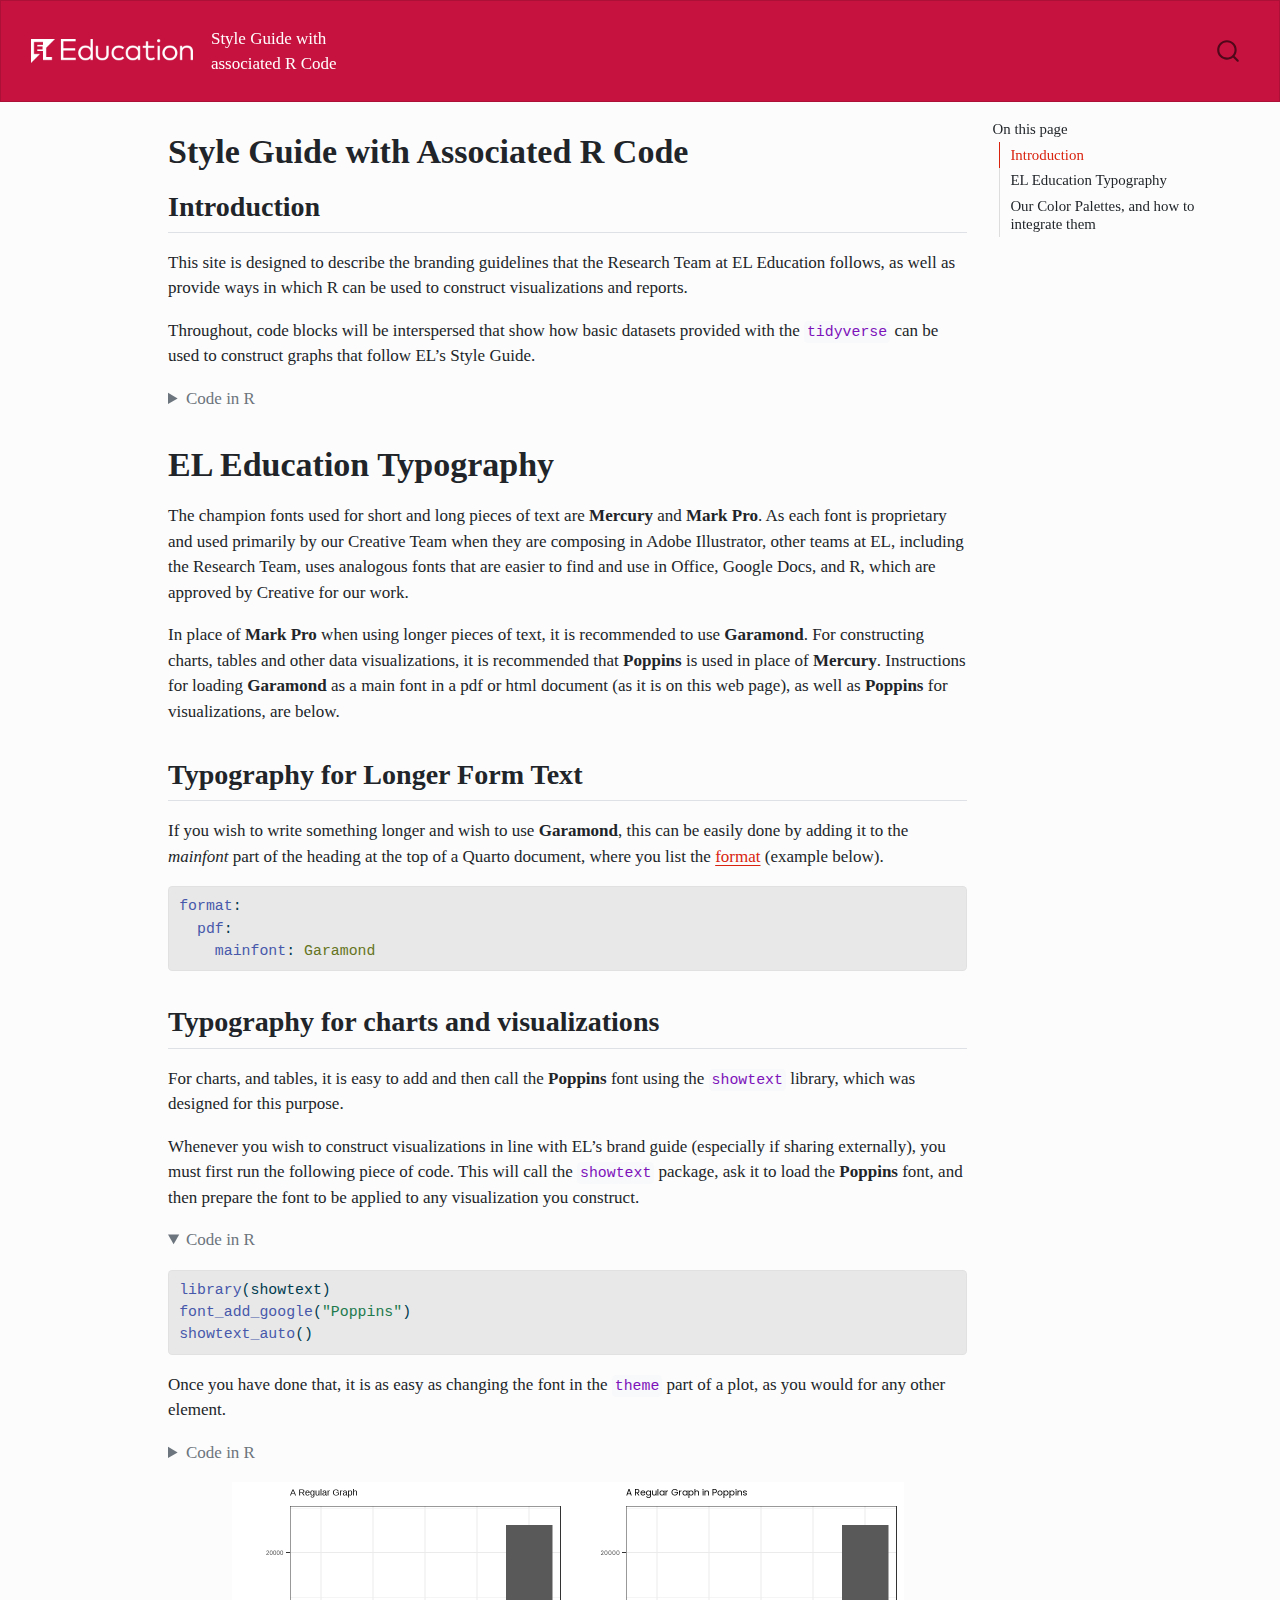
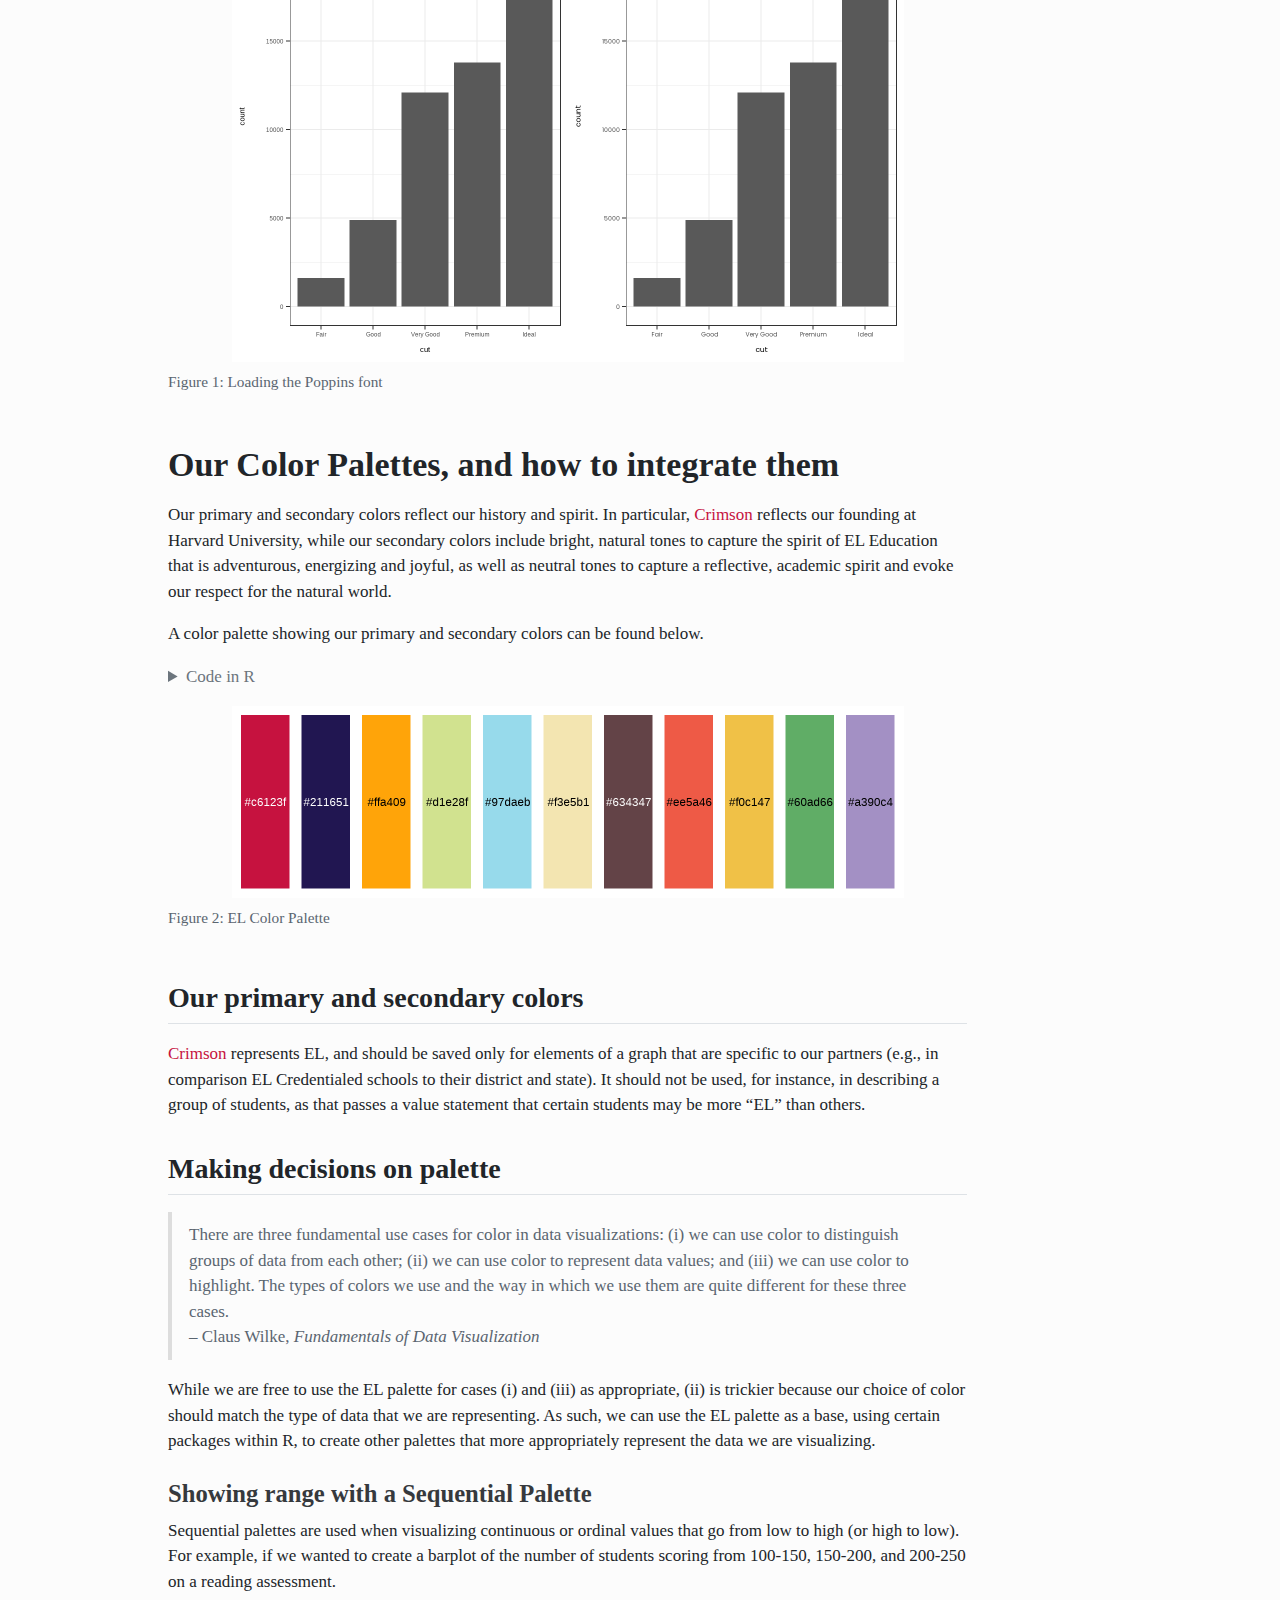
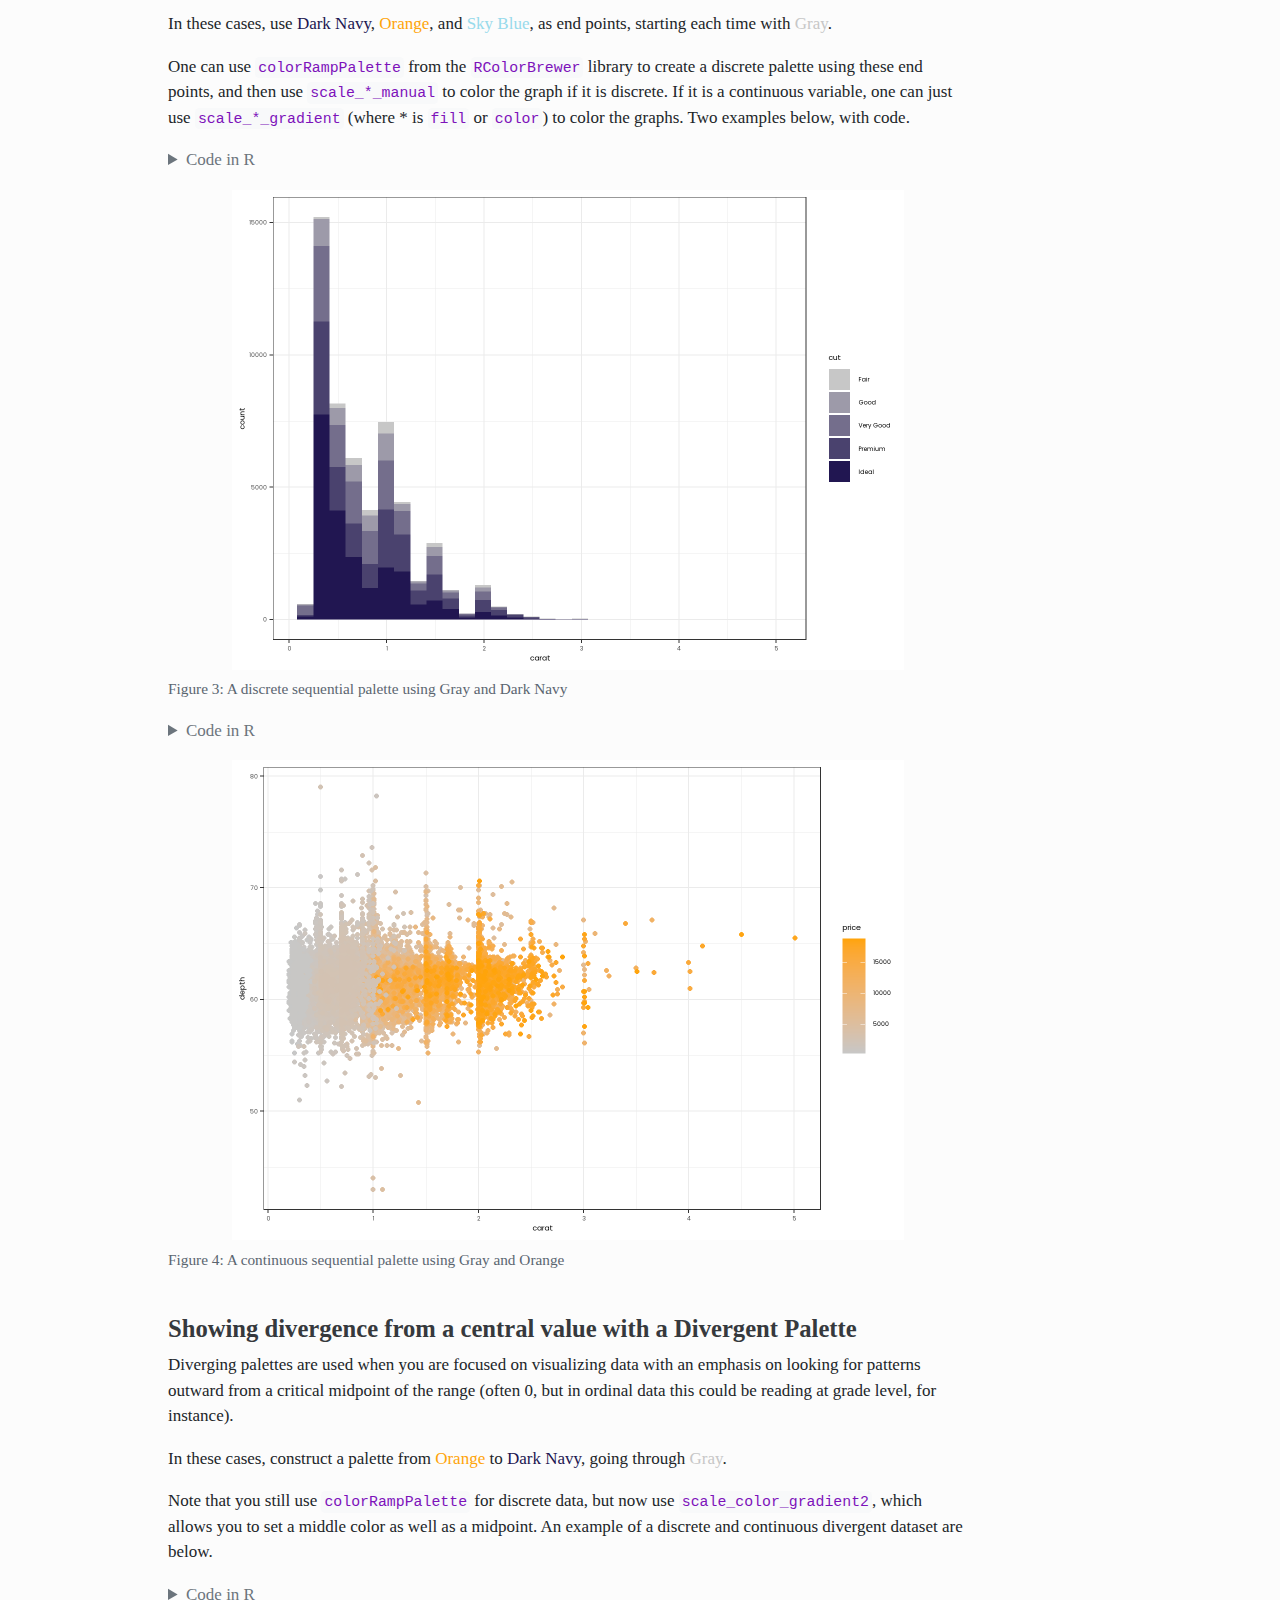
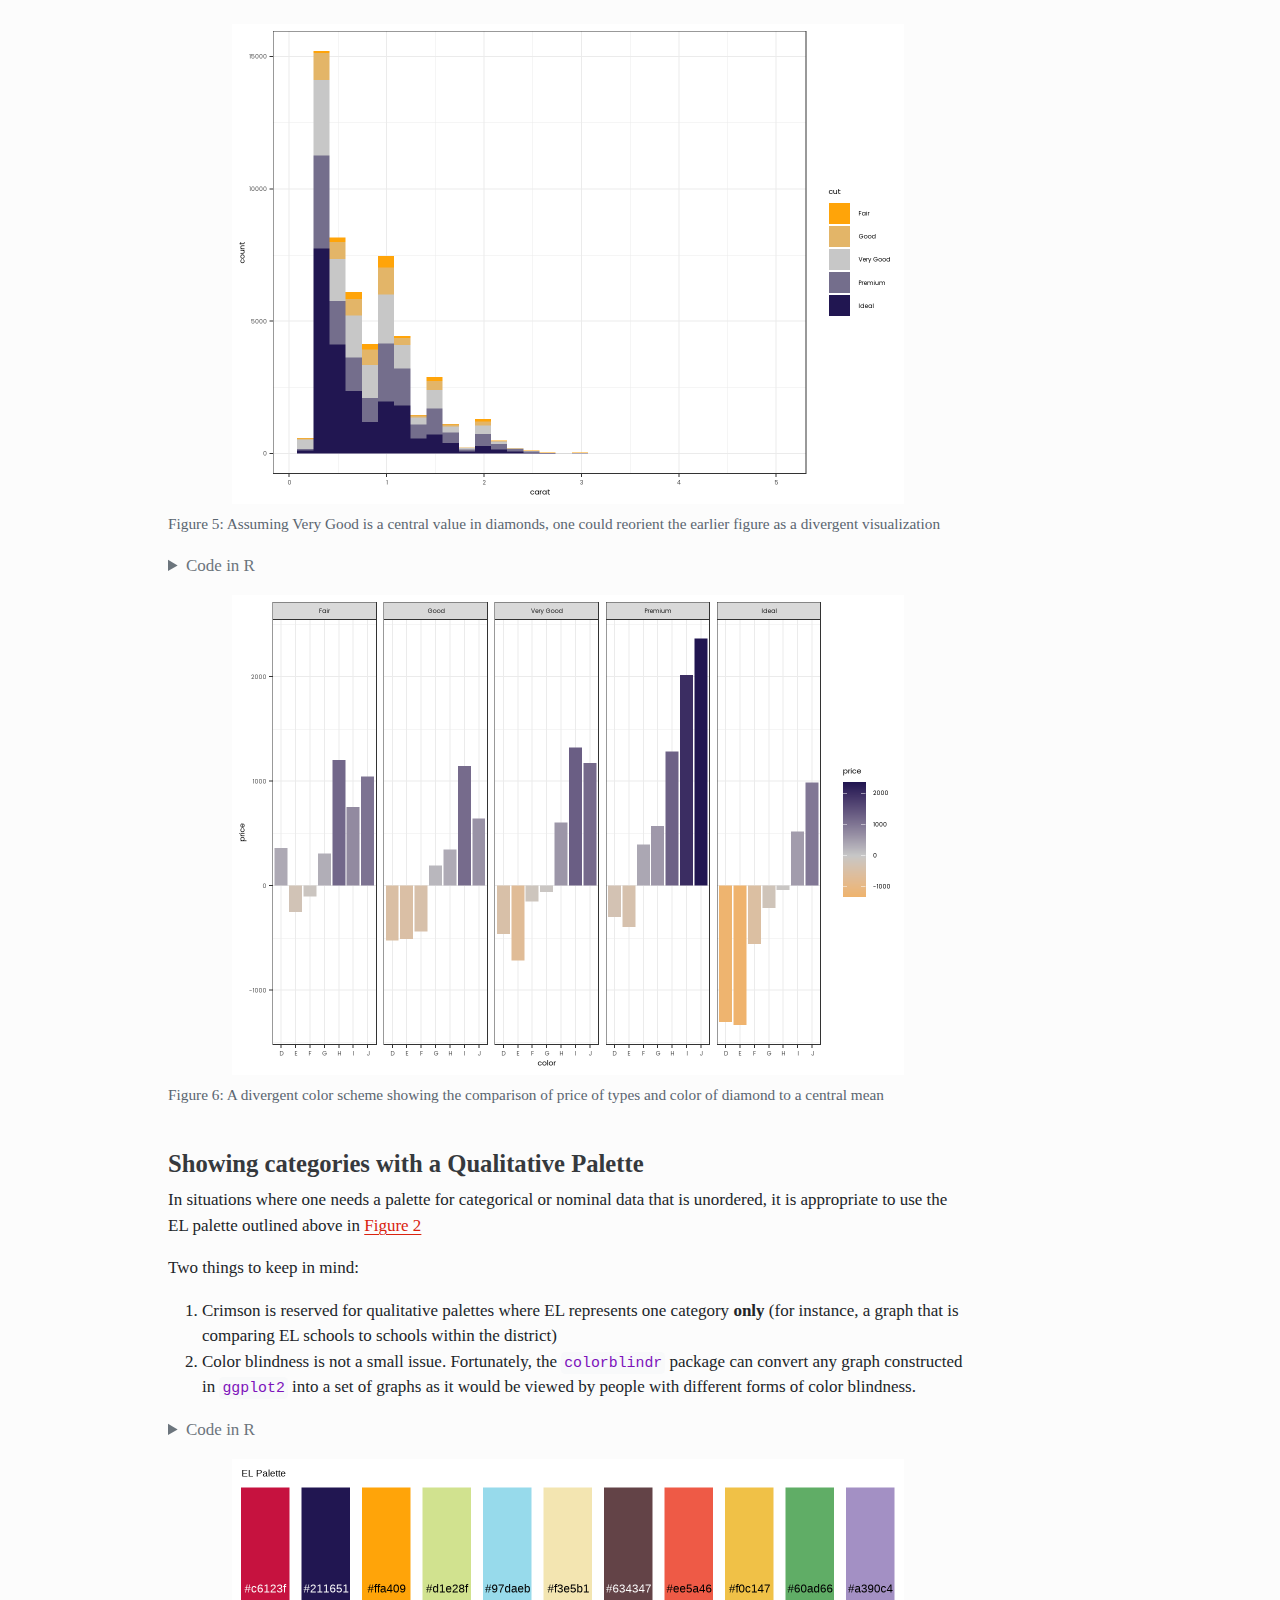
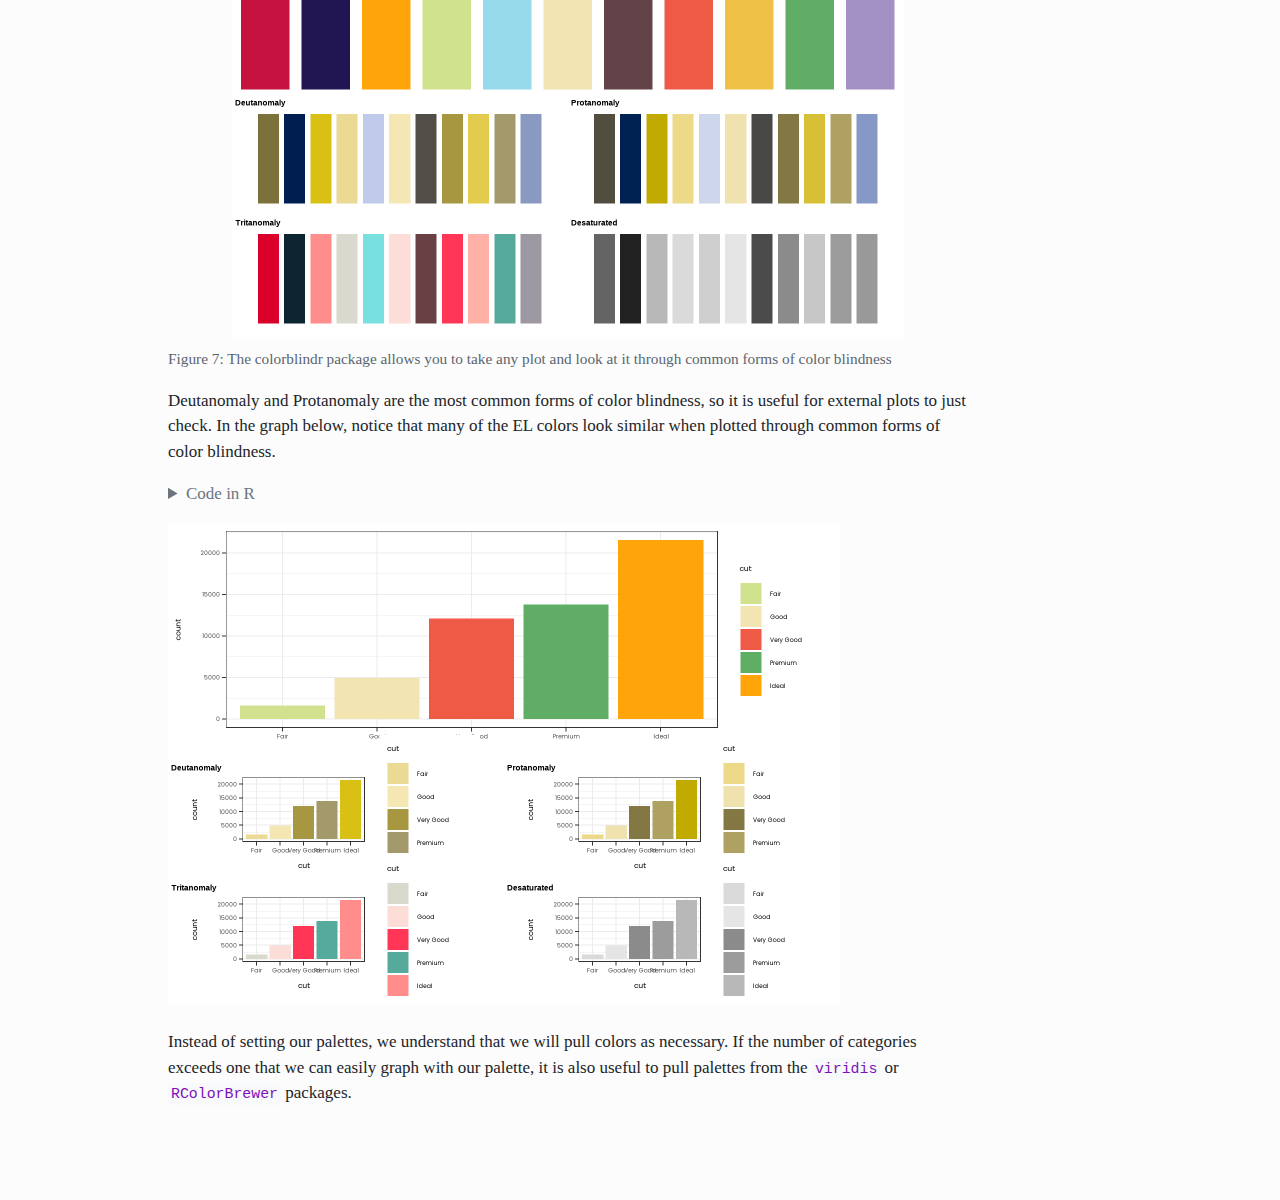
<file: docs/index.html>
<!DOCTYPE html>
<html xmlns="http://www.w3.org/1999/xhtml" lang="en" xml:lang="en"><head>

<meta charset="utf-8">
<meta name="generator" content="quarto-1.4.551">

<meta name="viewport" content="width=device-width, initial-scale=1.0, user-scalable=yes">


<title>Style Guide with Associated R Code</title>
<style>
code{white-space: pre-wrap;}
span.smallcaps{font-variant: small-caps;}
div.columns{display: flex; gap: min(4vw, 1.5em);}
div.column{flex: auto; overflow-x: auto;}
div.hanging-indent{margin-left: 1.5em; text-indent: -1.5em;}
ul.task-list{list-style: none;}
ul.task-list li input[type="checkbox"] {
  width: 0.8em;
  margin: 0 0.8em 0.2em -1em; /* quarto-specific, see https://github.com/quarto-dev/quarto-cli/issues/4556 */ 
  vertical-align: middle;
}
/* CSS for syntax highlighting */
pre > code.sourceCode { white-space: pre; position: relative; }
pre > code.sourceCode > span { line-height: 1.25; }
pre > code.sourceCode > span:empty { height: 1.2em; }
.sourceCode { overflow: visible; }
code.sourceCode > span { color: inherit; text-decoration: inherit; }
div.sourceCode { margin: 1em 0; }
pre.sourceCode { margin: 0; }
@media screen {
div.sourceCode { overflow: auto; }
}
@media print {
pre > code.sourceCode { white-space: pre-wrap; }
pre > code.sourceCode > span { text-indent: -5em; padding-left: 5em; }
}
pre.numberSource code
  { counter-reset: source-line 0; }
pre.numberSource code > span
  { position: relative; left: -4em; counter-increment: source-line; }
pre.numberSource code > span > a:first-child::before
  { content: counter(source-line);
    position: relative; left: -1em; text-align: right; vertical-align: baseline;
    border: none; display: inline-block;
    -webkit-touch-callout: none; -webkit-user-select: none;
    -khtml-user-select: none; -moz-user-select: none;
    -ms-user-select: none; user-select: none;
    padding: 0 4px; width: 4em;
  }
pre.numberSource { margin-left: 3em;  padding-left: 4px; }
div.sourceCode
  {   }
@media screen {
pre > code.sourceCode > span > a:first-child::before { text-decoration: underline; }
}
</style>


<script src="site_libs/quarto-nav/quarto-nav.js"></script>
<script src="site_libs/quarto-nav/headroom.min.js"></script>
<script src="site_libs/clipboard/clipboard.min.js"></script>
<script src="site_libs/quarto-search/autocomplete.umd.js"></script>
<script src="site_libs/quarto-search/fuse.min.js"></script>
<script src="site_libs/quarto-search/quarto-search.js"></script>
<meta name="quarto:offset" content="./">
<script src="site_libs/quarto-html/quarto.js"></script>
<script src="site_libs/quarto-html/popper.min.js"></script>
<script src="site_libs/quarto-html/tippy.umd.min.js"></script>
<script src="site_libs/quarto-html/anchor.min.js"></script>
<link href="site_libs/quarto-html/tippy.css" rel="stylesheet">
<link href="site_libs/quarto-html/quarto-syntax-highlighting.css" rel="stylesheet" id="quarto-text-highlighting-styles">
<script src="site_libs/bootstrap/bootstrap.min.js"></script>
<link href="site_libs/bootstrap/bootstrap-icons.css" rel="stylesheet">
<link href="site_libs/bootstrap/bootstrap.min.css" rel="stylesheet" id="quarto-bootstrap" data-mode="light">
<script id="quarto-search-options" type="application/json">{
  "location": "navbar",
  "copy-button": false,
  "collapse-after": 3,
  "panel-placement": "end",
  "type": "overlay",
  "limit": 50,
  "keyboard-shortcut": [
    "f",
    "/",
    "s"
  ],
  "show-item-context": false,
  "language": {
    "search-no-results-text": "No results",
    "search-matching-documents-text": "matching documents",
    "search-copy-link-title": "Copy link to search",
    "search-hide-matches-text": "Hide additional matches",
    "search-more-match-text": "more match in this document",
    "search-more-matches-text": "more matches in this document",
    "search-clear-button-title": "Clear",
    "search-text-placeholder": "",
    "search-detached-cancel-button-title": "Cancel",
    "search-submit-button-title": "Submit",
    "search-label": "Search"
  }
}</script>


<link rel="stylesheet" href="styles.css">
</head>

<body class="nav-fixed">

<div id="quarto-search-results"></div>
  <header id="quarto-header" class="headroom fixed-top">
    <nav class="navbar navbar-expand-lg " data-bs-theme="dark">
      <div class="navbar-container container-fluid">
      <div class="navbar-brand-container mx-auto">
    <a href="./index.html" class="navbar-brand navbar-brand-logo">
    <img src="./EL_EDUCATION_logo_white.png" alt="" class="navbar-logo">
    </a>
  </div>
            <div id="quarto-search" class="" title="Search"></div>
          <button class="navbar-toggler" type="button" data-bs-toggle="collapse" data-bs-target="#navbarCollapse" aria-controls="navbarCollapse" aria-expanded="false" aria-label="Toggle navigation" onclick="if (window.quartoToggleHeadroom) { window.quartoToggleHeadroom(); }">
  <span class="navbar-toggler-icon"></span>
</button>
          <div class="collapse navbar-collapse" id="navbarCollapse">
            <ul class="navbar-nav navbar-nav-scroll me-auto">
  <li class="nav-item">
    <a class="nav-link active" href="./index.html" aria-current="page"> 
<span class="menu-text">Style Guide with <br> associated R Code</span></a>
  </li>  
</ul>
          </div> <!-- /navcollapse -->
          <div class="quarto-navbar-tools">
</div>
      </div> <!-- /container-fluid -->
    </nav>
</header>
<!-- content -->
<div id="quarto-content" class="quarto-container page-columns page-rows-contents page-layout-article page-navbar">
<!-- sidebar -->
<!-- margin-sidebar -->
    <div id="quarto-margin-sidebar" class="sidebar margin-sidebar">
        <nav id="TOC" role="doc-toc" class="toc-active">
    <h2 id="toc-title">On this page</h2>
   
  <ul>
  <li><a href="#introduction" id="toc-introduction" class="nav-link active" data-scroll-target="#introduction">Introduction</a></li>
  <li><a href="#el-education-typography" id="toc-el-education-typography" class="nav-link" data-scroll-target="#el-education-typography">EL Education Typography</a>
  <ul class="collapse">
  <li><a href="#typography-for-longer-form-text" id="toc-typography-for-longer-form-text" class="nav-link" data-scroll-target="#typography-for-longer-form-text">Typography for Longer Form Text</a></li>
  <li><a href="#typography-for-charts-and-visualizations" id="toc-typography-for-charts-and-visualizations" class="nav-link" data-scroll-target="#typography-for-charts-and-visualizations">Typography for charts and visualizations</a></li>
  </ul></li>
  <li><a href="#our-color-palettes-and-how-to-integrate-them" id="toc-our-color-palettes-and-how-to-integrate-them" class="nav-link" data-scroll-target="#our-color-palettes-and-how-to-integrate-them">Our Color Palettes, and how to integrate them</a>
  <ul class="collapse">
  <li><a href="#our-primary-and-secondary-colors" id="toc-our-primary-and-secondary-colors" class="nav-link" data-scroll-target="#our-primary-and-secondary-colors">Our primary and secondary colors</a></li>
  <li><a href="#making-decisions-on-palette" id="toc-making-decisions-on-palette" class="nav-link" data-scroll-target="#making-decisions-on-palette">Making decisions on palette</a>
  <ul class="collapse">
  <li><a href="#showing-range-with-a-sequential-palette" id="toc-showing-range-with-a-sequential-palette" class="nav-link" data-scroll-target="#showing-range-with-a-sequential-palette">Showing range with a Sequential Palette</a></li>
  <li><a href="#showing-divergence-from-a-central-value-with-a-divergent-palette" id="toc-showing-divergence-from-a-central-value-with-a-divergent-palette" class="nav-link" data-scroll-target="#showing-divergence-from-a-central-value-with-a-divergent-palette">Showing divergence from a central value with a Divergent Palette</a></li>
  <li><a href="#showing-categories-with-a-qualitative-palette" id="toc-showing-categories-with-a-qualitative-palette" class="nav-link" data-scroll-target="#showing-categories-with-a-qualitative-palette">Showing categories with a Qualitative Palette</a></li>
  </ul></li>
  </ul></li>
  </ul>
</nav>
    </div>
<!-- main -->
<main class="content" id="quarto-document-content">

<header id="title-block-header" class="quarto-title-block default">
<div class="quarto-title">
<h1 class="title">Style Guide with Associated R Code</h1>
</div>



<div class="quarto-title-meta">

    
  
    
  </div>
  


</header>


<section id="introduction" class="level2">
<h2 class="anchored" data-anchor-id="introduction">Introduction</h2>
<p>This site is designed to describe the branding guidelines that the Research Team at EL Education follows, as well as provide ways in which R can be used to construct visualizations and reports.</p>
<p>Throughout, code blocks will be interspersed that show how basic datasets provided with the <code>tidyverse</code> can be used to construct graphs that follow EL’s Style Guide.</p>
<div class="cell">
<details class="code-fold">
<summary>Code in R</summary>
<div class="sourceCode cell-code" id="cb1"><pre class="sourceCode r code-with-copy"><code class="sourceCode r"><span id="cb1-1"><a href="#cb1-1" aria-hidden="true" tabindex="-1"></a><span class="fu">library</span>(tidyverse)</span></code><button title="Copy to Clipboard" class="code-copy-button"><i class="bi"></i></button></pre></div>
</details>
</div>
</section>
<section id="el-education-typography" class="level1">
<h1>EL Education Typography</h1>
<p>The champion fonts used for short and long pieces of text are <strong>Mercury</strong> and <strong>Mark Pro</strong>. As each font is proprietary and used primarily by our Creative Team when they are composing in Adobe Illustrator, other teams at EL, including the Research Team, uses analogous fonts that are easier to find and use in Office, Google Docs, and R, which are approved by Creative for our work.</p>
<p>In place of <strong>Mark Pro</strong> when using longer pieces of text, it is recommended to use <strong>Garamond</strong>. For constructing charts, tables and other data visualizations, it is recommended that <strong>Poppins</strong> is used in place of <strong>Mercury</strong>. Instructions for loading <strong>Garamond</strong> as a main font in a pdf or html document (as it is on this web page), as well as <strong>Poppins</strong> for visualizations, are below.</p>
<section id="typography-for-longer-form-text" class="level2">
<h2 class="anchored" data-anchor-id="typography-for-longer-form-text">Typography for Longer Form Text</h2>
<p>If you wish to write something longer and wish to use <strong>Garamond</strong>, this can be easily done by adding it to the <em>mainfont</em> part of the heading at the top of a Quarto document, where you list the <a href="https://quarto.org/docs/output-formats/all-formats.html">format</a> (example below).</p>
<div class="sourceCode" id="cb2"><pre class="sourceCode yaml code-with-copy"><code class="sourceCode yaml"><span id="cb2-1"><a href="#cb2-1" aria-hidden="true" tabindex="-1"></a><span class="fu">format</span><span class="kw">:</span></span>
<span id="cb2-2"><a href="#cb2-2" aria-hidden="true" tabindex="-1"></a><span class="at">  </span><span class="fu">pdf</span><span class="kw">:</span></span>
<span id="cb2-3"><a href="#cb2-3" aria-hidden="true" tabindex="-1"></a><span class="at">    </span><span class="fu">mainfont</span><span class="kw">:</span><span class="at"> Garamond</span></span></code><button title="Copy to Clipboard" class="code-copy-button"><i class="bi"></i></button></pre></div>
</section>
<section id="typography-for-charts-and-visualizations" class="level2">
<h2 class="anchored" data-anchor-id="typography-for-charts-and-visualizations">Typography for charts and visualizations</h2>
<p>For charts, and tables, it is easy to add and then call the <strong>Poppins</strong> font using the <code>showtext</code> library, which was designed for this purpose.</p>
<p>Whenever you wish to construct visualizations in line with EL’s brand guide (especially if sharing externally), you must first run the following piece of code. This will call the <code>showtext</code> package, ask it to load the <strong>Poppins</strong> font, and then prepare the font to be applied to any visualization you construct.</p>
<div class="cell">
<details open="" class="code-fold">
<summary>Code in R</summary>
<div class="sourceCode cell-code" id="cb3"><pre class="sourceCode r code-with-copy"><code class="sourceCode r"><span id="cb3-1"><a href="#cb3-1" aria-hidden="true" tabindex="-1"></a><span class="fu">library</span>(showtext)</span>
<span id="cb3-2"><a href="#cb3-2" aria-hidden="true" tabindex="-1"></a><span class="fu">font_add_google</span>(<span class="st">"Poppins"</span>)</span>
<span id="cb3-3"><a href="#cb3-3" aria-hidden="true" tabindex="-1"></a><span class="fu">showtext_auto</span>()</span></code><button title="Copy to Clipboard" class="code-copy-button"><i class="bi"></i></button></pre></div>
</details>
</div>
<p>Once you have done that, it is as easy as changing the font in the <code>theme</code> part of a plot, as you would for any other element.</p>
<div class="cell">
<details class="code-fold">
<summary>Code in R</summary>
<div class="sourceCode cell-code" id="cb4"><pre class="sourceCode r code-with-copy"><code class="sourceCode r"><span id="cb4-1"><a href="#cb4-1" aria-hidden="true" tabindex="-1"></a><span class="fu">library</span>(cowplot)</span>
<span id="cb4-2"><a href="#cb4-2" aria-hidden="true" tabindex="-1"></a>cowplot<span class="sc">::</span><span class="fu">set_null_device</span>(<span class="st">"agg"</span>)</span>
<span id="cb4-3"><a href="#cb4-3" aria-hidden="true" tabindex="-1"></a></span>
<span id="cb4-4"><a href="#cb4-4" aria-hidden="true" tabindex="-1"></a>graph1 <span class="ot">&lt;-</span> diamonds <span class="sc">|&gt;</span> </span>
<span id="cb4-5"><a href="#cb4-5" aria-hidden="true" tabindex="-1"></a>  <span class="fu">ggplot</span>(<span class="at">mapping=</span><span class="fu">aes</span>(<span class="at">x=</span>cut)) <span class="sc">+</span></span>
<span id="cb4-6"><a href="#cb4-6" aria-hidden="true" tabindex="-1"></a>  <span class="fu">geom_bar</span>() <span class="sc">+</span></span>
<span id="cb4-7"><a href="#cb4-7" aria-hidden="true" tabindex="-1"></a>  <span class="fu">theme_bw</span>() <span class="sc">+</span></span>
<span id="cb4-8"><a href="#cb4-8" aria-hidden="true" tabindex="-1"></a>  <span class="fu">labs</span>(<span class="at">title=</span><span class="st">"A Regular Graph"</span>)</span>
<span id="cb4-9"><a href="#cb4-9" aria-hidden="true" tabindex="-1"></a></span>
<span id="cb4-10"><a href="#cb4-10" aria-hidden="true" tabindex="-1"></a>graph2 <span class="ot">&lt;-</span> diamonds <span class="sc">|&gt;</span> </span>
<span id="cb4-11"><a href="#cb4-11" aria-hidden="true" tabindex="-1"></a>  <span class="fu">ggplot</span>(<span class="at">mapping=</span><span class="fu">aes</span>(<span class="at">x=</span>cut)) <span class="sc">+</span></span>
<span id="cb4-12"><a href="#cb4-12" aria-hidden="true" tabindex="-1"></a>  <span class="fu">geom_bar</span>() <span class="sc">+</span></span>
<span id="cb4-13"><a href="#cb4-13" aria-hidden="true" tabindex="-1"></a>  <span class="fu">theme_bw</span>() <span class="sc">+</span></span>
<span id="cb4-14"><a href="#cb4-14" aria-hidden="true" tabindex="-1"></a>  <span class="fu">labs</span>(<span class="at">title=</span><span class="st">"A Regular Graph in Poppins"</span>) <span class="sc">+</span></span>
<span id="cb4-15"><a href="#cb4-15" aria-hidden="true" tabindex="-1"></a>  <span class="fu">theme</span>(<span class="at">text=</span><span class="fu">element_text</span>(<span class="at">family=</span><span class="st">"Poppins"</span>))</span>
<span id="cb4-16"><a href="#cb4-16" aria-hidden="true" tabindex="-1"></a></span>
<span id="cb4-17"><a href="#cb4-17" aria-hidden="true" tabindex="-1"></a><span class="fu">plot_grid</span>(graph1, graph2)</span></code><button title="Copy to Clipboard" class="code-copy-button"><i class="bi"></i></button></pre></div>
</details>
<div class="cell-output-display">
<div id="fig-PoppinsGraph" class="quarto-figure quarto-figure-center quarto-float anchored">
<figure class="quarto-float quarto-float-fig figure">
<div aria-describedby="fig-PoppinsGraph-caption-0ceaefa1-69ba-4598-a22c-09a6ac19f8ca">
<img src="index_files/figure-html/fig-PoppinsGraph-1.png" class="img-fluid figure-img" width="672">
</div>
<figcaption class="quarto-float-caption-bottom quarto-float-caption quarto-float-fig" id="fig-PoppinsGraph-caption-0ceaefa1-69ba-4598-a22c-09a6ac19f8ca">
Figure&nbsp;1: Loading the Poppins font
</figcaption>
</figure>
</div>
</div>
</div>
</section>
</section>
<section id="our-color-palettes-and-how-to-integrate-them" class="level1">
<h1>Our Color Palettes, and how to integrate them</h1>
<p>Our primary and secondary colors reflect our history and spirit. In particular, <span style="color:#c6123f;">Crimson</span> reflects our founding at Harvard University, while our secondary colors include bright, natural tones to capture the spirit of EL Education that is adventurous, energizing and joyful, as well as neutral tones to capture a reflective, academic spirit and evoke our respect for the natural world.</p>
<p>A color palette showing our primary and secondary colors can be found below.</p>
<div class="cell">
<details class="code-fold">
<summary>Code in R</summary>
<div class="sourceCode cell-code" id="cb5"><pre class="sourceCode r code-with-copy"><code class="sourceCode r"><span id="cb5-1"><a href="#cb5-1" aria-hidden="true" tabindex="-1"></a><span class="fu">library</span>(colorblindr)</span>
<span id="cb5-2"><a href="#cb5-2" aria-hidden="true" tabindex="-1"></a></span>
<span id="cb5-3"><a href="#cb5-3" aria-hidden="true" tabindex="-1"></a>palette <span class="ot">&lt;-</span> <span class="fu">c</span>(<span class="st">"#c6123f"</span>,<span class="st">"#211651"</span>,<span class="st">"#ffa409"</span>,</span>
<span id="cb5-4"><a href="#cb5-4" aria-hidden="true" tabindex="-1"></a>             <span class="st">"#d1e28f"</span>, <span class="st">"#97daeb"</span>, <span class="st">"#f3e5b1"</span>, <span class="st">"#634347"</span>,</span>
<span id="cb5-5"><a href="#cb5-5" aria-hidden="true" tabindex="-1"></a>             <span class="st">"#ee5a46"</span>, <span class="st">"#f0c147"</span>, <span class="st">"#60ad66"</span>, <span class="st">"#a390c4"</span>)</span>
<span id="cb5-6"><a href="#cb5-6" aria-hidden="true" tabindex="-1"></a></span>
<span id="cb5-7"><a href="#cb5-7" aria-hidden="true" tabindex="-1"></a><span class="fu">palette_plot</span>(palette) <span class="sc">+</span> <span class="fu">theme</span>(<span class="at">text=</span><span class="fu">element_text</span>(<span class="at">family=</span><span class="st">"Poppins"</span>))</span></code><button title="Copy to Clipboard" class="code-copy-button"><i class="bi"></i></button></pre></div>
</details>
<div class="cell-output-display">
<div id="fig-ELColorPalette" class="quarto-figure quarto-figure-center quarto-float anchored">
<figure class="quarto-float quarto-float-fig figure">
<div aria-describedby="fig-ELColorPalette-caption-0ceaefa1-69ba-4598-a22c-09a6ac19f8ca">
<img src="index_files/figure-html/fig-ELColorPalette-1.png" class="img-fluid figure-img" width="672">
</div>
<figcaption class="quarto-float-caption-bottom quarto-float-caption quarto-float-fig" id="fig-ELColorPalette-caption-0ceaefa1-69ba-4598-a22c-09a6ac19f8ca">
Figure&nbsp;2: EL Color Palette
</figcaption>
</figure>
</div>
</div>
</div>
<section id="our-primary-and-secondary-colors" class="level2">
<h2 class="anchored" data-anchor-id="our-primary-and-secondary-colors">Our primary and secondary colors</h2>
<p><span style="color:#c6123f;">Crimson</span> represents EL, and should be saved only for elements of a graph that are specific to our partners (e.g., in comparison EL Credentialed schools to their district and state). It should not be used, for instance, in describing a group of students, as that passes a value statement that certain students may be more “EL” than others.</p>
</section>
<section id="making-decisions-on-palette" class="level2">
<h2 class="anchored" data-anchor-id="making-decisions-on-palette">Making decisions on palette</h2>
<blockquote class="blockquote">
<p>There are three fundamental use cases for color in data visualizations: (i) we can use color to distinguish groups of data from each other; (ii) we can use color to represent data values; and (iii) we can use color to highlight. The types of colors we use and the way in which we use them are quite different for these three cases.<br>
– Claus Wilke, <em>Fundamentals of Data Visualization</em></p>
</blockquote>
<p>While we are free to use the EL palette for cases (i) and (iii) as appropriate, (ii) is trickier because our choice of color should match the type of data that we are representing. As such, we can use the EL palette as a base, using certain packages within R, to create other palettes that more appropriately represent the data we are visualizing.</p>
<section id="showing-range-with-a-sequential-palette" class="level3">
<h3 class="anchored" data-anchor-id="showing-range-with-a-sequential-palette">Showing range with a Sequential Palette</h3>
<p>Sequential palettes are used when visualizing continuous or ordinal values that go from low to high (or high to low). For example, if we wanted to create a barplot of the number of students scoring from 100-150, 150-200, and 200-250 on a reading assessment.</p>
<p>In these cases, use <span style="color:#211651;">Dark Navy</span>, <span style="color:#ffa409">Orange</span>, and <span style="color:#97daeb">Sky Blue</span>, as end points, starting each time with <span style="color:#c7c7c7">Gray</span>.</p>
<p>One can use <code>colorRampPalette</code> from the <code>RColorBrewer</code> library to create a discrete palette using these end points, and then use <code>scale_*_manual</code> to color the graph if it is discrete. If it is a continuous variable, one can just use <code>scale_*_gradient</code> (where * is <code>fill</code> or <code>color</code>) to color the graphs. Two examples below, with code.</p>
<div class="cell">
<details class="code-fold">
<summary>Code in R</summary>
<div class="sourceCode cell-code" id="cb6"><pre class="sourceCode r code-with-copy"><code class="sourceCode r"><span id="cb6-1"><a href="#cb6-1" aria-hidden="true" tabindex="-1"></a><span class="fu">library</span>(RColorBrewer)</span>
<span id="cb6-2"><a href="#cb6-2" aria-hidden="true" tabindex="-1"></a></span>
<span id="cb6-3"><a href="#cb6-3" aria-hidden="true" tabindex="-1"></a>ELsequentialpalette <span class="ot">&lt;-</span> <span class="fu">colorRampPalette</span>(<span class="at">colors =</span> <span class="fu">c</span>(<span class="st">"#c7c7c7"</span>, <span class="st">"#211651"</span>))(<span class="dv">5</span>)</span>
<span id="cb6-4"><a href="#cb6-4" aria-hidden="true" tabindex="-1"></a></span>
<span id="cb6-5"><a href="#cb6-5" aria-hidden="true" tabindex="-1"></a>diamonds <span class="sc">|&gt;</span> </span>
<span id="cb6-6"><a href="#cb6-6" aria-hidden="true" tabindex="-1"></a>  <span class="fu">ggplot</span>(<span class="at">mapping=</span><span class="fu">aes</span>(<span class="at">x=</span>carat, <span class="at">fill=</span>cut)) <span class="sc">+</span></span>
<span id="cb6-7"><a href="#cb6-7" aria-hidden="true" tabindex="-1"></a>  <span class="fu">geom_histogram</span>(<span class="at">position=</span><span class="st">"stack"</span>) <span class="sc">+</span></span>
<span id="cb6-8"><a href="#cb6-8" aria-hidden="true" tabindex="-1"></a>  <span class="fu">theme_bw</span>() <span class="sc">+</span></span>
<span id="cb6-9"><a href="#cb6-9" aria-hidden="true" tabindex="-1"></a>  <span class="fu">scale_fill_manual</span>(<span class="at">values=</span>ELsequentialpalette) <span class="sc">+</span></span>
<span id="cb6-10"><a href="#cb6-10" aria-hidden="true" tabindex="-1"></a>  <span class="fu">theme</span>(<span class="at">text=</span><span class="fu">element_text</span>(<span class="at">family=</span><span class="st">"Poppins"</span>))</span></code><button title="Copy to Clipboard" class="code-copy-button"><i class="bi"></i></button></pre></div>
</details>
<div class="cell-output-display">
<div id="fig-sequentialdiscrete" class="quarto-figure quarto-figure-center quarto-float anchored">
<figure class="quarto-float quarto-float-fig figure">
<div aria-describedby="fig-sequentialdiscrete-caption-0ceaefa1-69ba-4598-a22c-09a6ac19f8ca">
<img src="index_files/figure-html/fig-sequentialdiscrete-1.png" class="img-fluid figure-img" width="672">
</div>
<figcaption class="quarto-float-caption-bottom quarto-float-caption quarto-float-fig" id="fig-sequentialdiscrete-caption-0ceaefa1-69ba-4598-a22c-09a6ac19f8ca">
Figure&nbsp;3: A discrete sequential palette using Gray and Dark Navy
</figcaption>
</figure>
</div>
</div>
</div>
<div class="cell">
<details class="code-fold">
<summary>Code in R</summary>
<div class="sourceCode cell-code" id="cb7"><pre class="sourceCode r code-with-copy"><code class="sourceCode r"><span id="cb7-1"><a href="#cb7-1" aria-hidden="true" tabindex="-1"></a>diamonds <span class="sc">|&gt;</span> </span>
<span id="cb7-2"><a href="#cb7-2" aria-hidden="true" tabindex="-1"></a>  <span class="fu">ggplot</span>(<span class="at">mapping=</span><span class="fu">aes</span>(<span class="at">x=</span>carat,<span class="at">y=</span>depth,<span class="at">color=</span>price)) <span class="sc">+</span></span>
<span id="cb7-3"><a href="#cb7-3" aria-hidden="true" tabindex="-1"></a>  <span class="fu">geom_point</span>() <span class="sc">+</span></span>
<span id="cb7-4"><a href="#cb7-4" aria-hidden="true" tabindex="-1"></a>  <span class="fu">theme_bw</span>() <span class="sc">+</span></span>
<span id="cb7-5"><a href="#cb7-5" aria-hidden="true" tabindex="-1"></a>  <span class="fu">scale_color_gradient</span>(<span class="at">low=</span><span class="st">"#c7c7c7"</span>, <span class="at">high=</span><span class="st">"#ffa409"</span>) <span class="sc">+</span></span>
<span id="cb7-6"><a href="#cb7-6" aria-hidden="true" tabindex="-1"></a>  <span class="fu">theme</span>(<span class="at">text=</span><span class="fu">element_text</span>(<span class="at">family=</span><span class="st">"Poppins"</span>))</span></code><button title="Copy to Clipboard" class="code-copy-button"><i class="bi"></i></button></pre></div>
</details>
<div class="cell-output-display">
<div id="fig-sequentialcontinuous" class="quarto-figure quarto-figure-center quarto-float anchored">
<figure class="quarto-float quarto-float-fig figure">
<div aria-describedby="fig-sequentialcontinuous-caption-0ceaefa1-69ba-4598-a22c-09a6ac19f8ca">
<img src="index_files/figure-html/fig-sequentialcontinuous-1.png" class="img-fluid figure-img" width="672">
</div>
<figcaption class="quarto-float-caption-bottom quarto-float-caption quarto-float-fig" id="fig-sequentialcontinuous-caption-0ceaefa1-69ba-4598-a22c-09a6ac19f8ca">
Figure&nbsp;4: A continuous sequential palette using Gray and Orange
</figcaption>
</figure>
</div>
</div>
</div>
</section>
<section id="showing-divergence-from-a-central-value-with-a-divergent-palette" class="level3">
<h3 class="anchored" data-anchor-id="showing-divergence-from-a-central-value-with-a-divergent-palette">Showing divergence from a central value with a Divergent Palette</h3>
<p>Diverging palettes are used when you are focused on visualizing data with an emphasis on looking for patterns outward from a critical midpoint of the range (often 0, but in ordinal data this could be reading at grade level, for instance).</p>
<p>In these cases, construct a palette from <span style="color:#ffa409">Orange</span> to <span style="color:#211651;">Dark Navy</span>, going through <span style="color:#c7c7c7">Gray</span>.</p>
<p>Note that you still use <code>colorRampPalette</code> for discrete data, but now use <code>scale_color_gradient2</code>, which allows you to set a middle color as well as a midpoint. An example of a discrete and continuous divergent dataset are below.</p>
<div class="cell">
<details class="code-fold">
<summary>Code in R</summary>
<div class="sourceCode cell-code" id="cb8"><pre class="sourceCode r code-with-copy"><code class="sourceCode r"><span id="cb8-1"><a href="#cb8-1" aria-hidden="true" tabindex="-1"></a>ELdivergentpalette <span class="ot">&lt;-</span> <span class="fu">colorRampPalette</span>(<span class="at">colors =</span> <span class="fu">c</span>(<span class="st">"#ffa409"</span>,<span class="st">"#c7c7c7"</span>, <span class="st">"#211651"</span>))(<span class="dv">5</span>)</span>
<span id="cb8-2"><a href="#cb8-2" aria-hidden="true" tabindex="-1"></a></span>
<span id="cb8-3"><a href="#cb8-3" aria-hidden="true" tabindex="-1"></a>diamonds <span class="sc">|&gt;</span> </span>
<span id="cb8-4"><a href="#cb8-4" aria-hidden="true" tabindex="-1"></a>  <span class="fu">ggplot</span>(<span class="at">mapping=</span><span class="fu">aes</span>(<span class="at">x=</span>carat, <span class="at">fill=</span>cut)) <span class="sc">+</span></span>
<span id="cb8-5"><a href="#cb8-5" aria-hidden="true" tabindex="-1"></a>  <span class="fu">geom_histogram</span>(<span class="at">position=</span><span class="st">"stack"</span>) <span class="sc">+</span></span>
<span id="cb8-6"><a href="#cb8-6" aria-hidden="true" tabindex="-1"></a>  <span class="fu">theme_bw</span>() <span class="sc">+</span></span>
<span id="cb8-7"><a href="#cb8-7" aria-hidden="true" tabindex="-1"></a>  <span class="fu">scale_fill_manual</span>(<span class="at">values=</span>ELdivergentpalette) <span class="sc">+</span></span>
<span id="cb8-8"><a href="#cb8-8" aria-hidden="true" tabindex="-1"></a>  <span class="fu">theme</span>(<span class="at">text=</span><span class="fu">element_text</span>(<span class="at">family=</span><span class="st">"Poppins"</span>))</span></code><button title="Copy to Clipboard" class="code-copy-button"><i class="bi"></i></button></pre></div>
</details>
<div class="cell-output-display">
<div id="fig-divergentdiscrete" class="quarto-figure quarto-figure-center quarto-float anchored">
<figure class="quarto-float quarto-float-fig figure">
<div aria-describedby="fig-divergentdiscrete-caption-0ceaefa1-69ba-4598-a22c-09a6ac19f8ca">
<img src="index_files/figure-html/fig-divergentdiscrete-1.png" class="img-fluid figure-img" width="672">
</div>
<figcaption class="quarto-float-caption-bottom quarto-float-caption quarto-float-fig" id="fig-divergentdiscrete-caption-0ceaefa1-69ba-4598-a22c-09a6ac19f8ca">
Figure&nbsp;5: Assuming Very Good is a central value in diamonds, one could reorient the earlier figure as a divergent visualization
</figcaption>
</figure>
</div>
</div>
</div>
<div class="cell">
<details class="code-fold">
<summary>Code in R</summary>
<div class="sourceCode cell-code" id="cb9"><pre class="sourceCode r code-with-copy"><code class="sourceCode r"><span id="cb9-1"><a href="#cb9-1" aria-hidden="true" tabindex="-1"></a><span class="do">## This constructs a new dataset that shows the price of diamonds on average in comparison to the overall average</span></span>
<span id="cb9-2"><a href="#cb9-2" aria-hidden="true" tabindex="-1"></a>diamonds2 <span class="ot">&lt;-</span> diamonds <span class="sc">|&gt;</span> </span>
<span id="cb9-3"><a href="#cb9-3" aria-hidden="true" tabindex="-1"></a>  <span class="fu">mutate</span>(<span class="at">middle=</span><span class="fu">mean</span>(price)) <span class="sc">|&gt;</span> </span>
<span id="cb9-4"><a href="#cb9-4" aria-hidden="true" tabindex="-1"></a>  <span class="fu">group_by</span>(cut,color,middle) <span class="sc">|&gt;</span> </span>
<span id="cb9-5"><a href="#cb9-5" aria-hidden="true" tabindex="-1"></a>  <span class="fu">summarise</span>(<span class="at">price=</span><span class="fu">mean</span>(price)) <span class="sc">|&gt;</span> </span>
<span id="cb9-6"><a href="#cb9-6" aria-hidden="true" tabindex="-1"></a>  <span class="fu">mutate</span>(<span class="at">price=</span>price<span class="sc">-</span>middle)</span>
<span id="cb9-7"><a href="#cb9-7" aria-hidden="true" tabindex="-1"></a></span>
<span id="cb9-8"><a href="#cb9-8" aria-hidden="true" tabindex="-1"></a>diamonds2 <span class="sc">|&gt;</span> </span>
<span id="cb9-9"><a href="#cb9-9" aria-hidden="true" tabindex="-1"></a>  <span class="fu">ggplot</span>(<span class="at">mapping=</span><span class="fu">aes</span>(<span class="at">x=</span>color,<span class="at">y=</span>price, <span class="at">fill=</span>price)) <span class="sc">+</span></span>
<span id="cb9-10"><a href="#cb9-10" aria-hidden="true" tabindex="-1"></a>  <span class="fu">facet_grid</span>(<span class="sc">~</span>cut) <span class="sc">+</span></span>
<span id="cb9-11"><a href="#cb9-11" aria-hidden="true" tabindex="-1"></a>  <span class="fu">geom_col</span>() <span class="sc">+</span></span>
<span id="cb9-12"><a href="#cb9-12" aria-hidden="true" tabindex="-1"></a>  <span class="fu">theme_bw</span>() <span class="sc">+</span></span>
<span id="cb9-13"><a href="#cb9-13" aria-hidden="true" tabindex="-1"></a>  <span class="fu">scale_fill_gradient2</span>(<span class="at">low=</span> <span class="st">"#ffa409"</span>, <span class="at">mid=</span><span class="st">"#c7c7c7"</span>, <span class="at">high=</span><span class="st">"#211651"</span>, <span class="at">midpoint=</span><span class="dv">0</span>) <span class="sc">+</span></span>
<span id="cb9-14"><a href="#cb9-14" aria-hidden="true" tabindex="-1"></a>  <span class="fu">theme</span>(<span class="at">text=</span><span class="fu">element_text</span>(<span class="at">family=</span><span class="st">"Poppins"</span>))</span></code><button title="Copy to Clipboard" class="code-copy-button"><i class="bi"></i></button></pre></div>
</details>
<div class="cell-output-display">
<div id="fig-divergentcontinuous" class="quarto-figure quarto-figure-center quarto-float anchored">
<figure class="quarto-float quarto-float-fig figure">
<div aria-describedby="fig-divergentcontinuous-caption-0ceaefa1-69ba-4598-a22c-09a6ac19f8ca">
<img src="index_files/figure-html/fig-divergentcontinuous-1.png" class="img-fluid figure-img" width="672">
</div>
<figcaption class="quarto-float-caption-bottom quarto-float-caption quarto-float-fig" id="fig-divergentcontinuous-caption-0ceaefa1-69ba-4598-a22c-09a6ac19f8ca">
Figure&nbsp;6: A divergent color scheme showing the comparison of price of types and color of diamond to a central mean
</figcaption>
</figure>
</div>
</div>
</div>
</section>
<section id="showing-categories-with-a-qualitative-palette" class="level3">
<h3 class="anchored" data-anchor-id="showing-categories-with-a-qualitative-palette">Showing categories with a Qualitative Palette</h3>
<p>In situations where one needs a palette for categorical or nominal data that is unordered, it is appropriate to use the EL palette outlined above in <a href="#fig-ELColorPalette" class="quarto-xref">Figure&nbsp;2</a></p>
<p>Two things to keep in mind:</p>
<ol type="1">
<li>Crimson is reserved for qualitative palettes where EL represents one category <strong>only</strong> (for instance, a graph that is comparing EL schools to schools within the district)</li>
<li>Color blindness is not a small issue. Fortunately, the <code>colorblindr</code> package can convert any graph constructed in <code>ggplot2</code> into a set of graphs as it would be viewed by people with different forms of color blindness.</li>
</ol>
<div class="cell">
<details class="code-fold">
<summary>Code in R</summary>
<div class="sourceCode cell-code" id="cb10"><pre class="sourceCode r code-with-copy"><code class="sourceCode r"><span id="cb10-1"><a href="#cb10-1" aria-hidden="true" tabindex="-1"></a>ELcolors <span class="ot">&lt;-</span> <span class="fu">palette_plot</span>(palette) <span class="sc">+</span> <span class="fu">ggtitle</span>(<span class="st">"EL Palette"</span>) <span class="sc">+</span></span>
<span id="cb10-2"><a href="#cb10-2" aria-hidden="true" tabindex="-1"></a>  <span class="fu">theme</span>(<span class="at">text=</span><span class="fu">element_text</span>(<span class="at">family=</span><span class="st">"Poppins"</span>))</span>
<span id="cb10-3"><a href="#cb10-3" aria-hidden="true" tabindex="-1"></a>ELcolorscvd <span class="ot">&lt;-</span> <span class="fu">cvd_grid</span>(<span class="fu">palette_plot</span>(palette, <span class="at">color_labels=</span><span class="cn">FALSE</span>)) <span class="sc">+</span> <span class="fu">theme</span>(<span class="at">text=</span><span class="fu">element_text</span>(<span class="at">family=</span><span class="st">"Poppins"</span>))</span>
<span id="cb10-4"><a href="#cb10-4" aria-hidden="true" tabindex="-1"></a></span>
<span id="cb10-5"><a href="#cb10-5" aria-hidden="true" tabindex="-1"></a><span class="fu">plot_grid</span>(ELcolors,ELcolorscvd,<span class="at">ncol=</span><span class="dv">1</span>)</span></code><button title="Copy to Clipboard" class="code-copy-button"><i class="bi"></i></button></pre></div>
</details>
<div class="cell-output-display">
<div id="fig-colorblindpalette" class="quarto-figure quarto-figure-center quarto-float anchored">
<figure class="quarto-float quarto-float-fig figure">
<div aria-describedby="fig-colorblindpalette-caption-0ceaefa1-69ba-4598-a22c-09a6ac19f8ca">
<img src="index_files/figure-html/fig-colorblindpalette-1.png" class="img-fluid figure-img" width="672">
</div>
<figcaption class="quarto-float-caption-bottom quarto-float-caption quarto-float-fig" id="fig-colorblindpalette-caption-0ceaefa1-69ba-4598-a22c-09a6ac19f8ca">
Figure&nbsp;7: The colorblindr package allows you to take any plot and look at it through common forms of color blindness
</figcaption>
</figure>
</div>
</div>
</div>
<p>Deutanomaly and Protanomaly are the most common forms of color blindness, so it is useful for external plots to just check. In the graph below, notice that many of the EL colors look similar when plotted through common forms of color blindness.</p>
<div class="cell">
<details class="code-fold">
<summary>Code in R</summary>
<div class="sourceCode cell-code" id="cb11"><pre class="sourceCode r code-with-copy"><code class="sourceCode r"><span id="cb11-1"><a href="#cb11-1" aria-hidden="true" tabindex="-1"></a>colorblindpalette <span class="ot">&lt;-</span> <span class="fu">c</span>(<span class="st">"#d1e28f"</span>,<span class="st">"#f3e5b1"</span>,<span class="st">"#ee5a46"</span>,<span class="st">"#60ad66"</span>,<span class="st">"#ffa409"</span>)</span>
<span id="cb11-2"><a href="#cb11-2" aria-hidden="true" tabindex="-1"></a></span>
<span id="cb11-3"><a href="#cb11-3" aria-hidden="true" tabindex="-1"></a>graph1 <span class="ot">&lt;-</span> diamonds <span class="sc">|&gt;</span> </span>
<span id="cb11-4"><a href="#cb11-4" aria-hidden="true" tabindex="-1"></a>  <span class="fu">ggplot</span>(<span class="at">mapping=</span><span class="fu">aes</span>(<span class="at">x=</span>cut, <span class="at">fill=</span>cut)) <span class="sc">+</span></span>
<span id="cb11-5"><a href="#cb11-5" aria-hidden="true" tabindex="-1"></a>  <span class="fu">geom_bar</span>() <span class="sc">+</span></span>
<span id="cb11-6"><a href="#cb11-6" aria-hidden="true" tabindex="-1"></a>  <span class="fu">scale_fill_manual</span>(<span class="at">values=</span>colorblindpalette) <span class="sc">+</span></span>
<span id="cb11-7"><a href="#cb11-7" aria-hidden="true" tabindex="-1"></a>  <span class="fu">theme_bw</span>() <span class="sc">+</span></span>
<span id="cb11-8"><a href="#cb11-8" aria-hidden="true" tabindex="-1"></a>  <span class="fu">theme</span>(<span class="at">text=</span><span class="fu">element_text</span>(<span class="at">family=</span><span class="st">"Poppins"</span>))</span>
<span id="cb11-9"><a href="#cb11-9" aria-hidden="true" tabindex="-1"></a></span>
<span id="cb11-10"><a href="#cb11-10" aria-hidden="true" tabindex="-1"></a>graph2 <span class="ot">&lt;-</span> <span class="fu">cvd_grid</span>(graph1)</span>
<span id="cb11-11"><a href="#cb11-11" aria-hidden="true" tabindex="-1"></a></span>
<span id="cb11-12"><a href="#cb11-12" aria-hidden="true" tabindex="-1"></a><span class="fu">plot_grid</span>(graph1,graph2,<span class="at">ncol=</span><span class="dv">1</span>)</span></code><button title="Copy to Clipboard" class="code-copy-button"><i class="bi"></i></button></pre></div>
</details>
<div class="cell-output-display">
<div>
<figure class="figure">
<p><img src="index_files/figure-html/unnamed-chunk-10-1.png" class="img-fluid figure-img" width="672"></p>
</figure>
</div>
</div>
</div>
<p>Instead of setting our palettes, we understand that we will pull colors as necessary. If the number of categories exceeds one that we can easily graph with our palette, it is also useful to pull palettes from the <code>viridis</code> or <code>RColorBrewer</code> packages.</p>


</section>
</section>
</section>

</main> <!-- /main -->
<script id="quarto-html-after-body" type="application/javascript">
window.document.addEventListener("DOMContentLoaded", function (event) {
  const toggleBodyColorMode = (bsSheetEl) => {
    const mode = bsSheetEl.getAttribute("data-mode");
    const bodyEl = window.document.querySelector("body");
    if (mode === "dark") {
      bodyEl.classList.add("quarto-dark");
      bodyEl.classList.remove("quarto-light");
    } else {
      bodyEl.classList.add("quarto-light");
      bodyEl.classList.remove("quarto-dark");
    }
  }
  const toggleBodyColorPrimary = () => {
    const bsSheetEl = window.document.querySelector("link#quarto-bootstrap");
    if (bsSheetEl) {
      toggleBodyColorMode(bsSheetEl);
    }
  }
  toggleBodyColorPrimary();  
  const icon = "";
  const anchorJS = new window.AnchorJS();
  anchorJS.options = {
    placement: 'right',
    icon: icon
  };
  anchorJS.add('.anchored');
  const isCodeAnnotation = (el) => {
    for (const clz of el.classList) {
      if (clz.startsWith('code-annotation-')) {                     
        return true;
      }
    }
    return false;
  }
  const clipboard = new window.ClipboardJS('.code-copy-button', {
    text: function(trigger) {
      const codeEl = trigger.previousElementSibling.cloneNode(true);
      for (const childEl of codeEl.children) {
        if (isCodeAnnotation(childEl)) {
          childEl.remove();
        }
      }
      return codeEl.innerText;
    }
  });
  clipboard.on('success', function(e) {
    // button target
    const button = e.trigger;
    // don't keep focus
    button.blur();
    // flash "checked"
    button.classList.add('code-copy-button-checked');
    var currentTitle = button.getAttribute("title");
    button.setAttribute("title", "Copied!");
    let tooltip;
    if (window.bootstrap) {
      button.setAttribute("data-bs-toggle", "tooltip");
      button.setAttribute("data-bs-placement", "left");
      button.setAttribute("data-bs-title", "Copied!");
      tooltip = new bootstrap.Tooltip(button, 
        { trigger: "manual", 
          customClass: "code-copy-button-tooltip",
          offset: [0, -8]});
      tooltip.show();    
    }
    setTimeout(function() {
      if (tooltip) {
        tooltip.hide();
        button.removeAttribute("data-bs-title");
        button.removeAttribute("data-bs-toggle");
        button.removeAttribute("data-bs-placement");
      }
      button.setAttribute("title", currentTitle);
      button.classList.remove('code-copy-button-checked');
    }, 1000);
    // clear code selection
    e.clearSelection();
  });
    var localhostRegex = new RegExp(/^(?:http|https):\/\/localhost\:?[0-9]*\//);
    var mailtoRegex = new RegExp(/^mailto:/);
      var filterRegex = new RegExp('/' + window.location.host + '/');
    var isInternal = (href) => {
        return filterRegex.test(href) || localhostRegex.test(href) || mailtoRegex.test(href);
    }
    // Inspect non-navigation links and adorn them if external
 	var links = window.document.querySelectorAll('a[href]:not(.nav-link):not(.navbar-brand):not(.toc-action):not(.sidebar-link):not(.sidebar-item-toggle):not(.pagination-link):not(.no-external):not([aria-hidden]):not(.dropdown-item):not(.quarto-navigation-tool)');
    for (var i=0; i<links.length; i++) {
      const link = links[i];
      if (!isInternal(link.href)) {
        // undo the damage that might have been done by quarto-nav.js in the case of
        // links that we want to consider external
        if (link.dataset.originalHref !== undefined) {
          link.href = link.dataset.originalHref;
        }
      }
    }
  function tippyHover(el, contentFn, onTriggerFn, onUntriggerFn) {
    const config = {
      allowHTML: true,
      maxWidth: 500,
      delay: 100,
      arrow: false,
      appendTo: function(el) {
          return el.parentElement;
      },
      interactive: true,
      interactiveBorder: 10,
      theme: 'quarto',
      placement: 'bottom-start',
    };
    if (contentFn) {
      config.content = contentFn;
    }
    if (onTriggerFn) {
      config.onTrigger = onTriggerFn;
    }
    if (onUntriggerFn) {
      config.onUntrigger = onUntriggerFn;
    }
    window.tippy(el, config); 
  }
  const noterefs = window.document.querySelectorAll('a[role="doc-noteref"]');
  for (var i=0; i<noterefs.length; i++) {
    const ref = noterefs[i];
    tippyHover(ref, function() {
      // use id or data attribute instead here
      let href = ref.getAttribute('data-footnote-href') || ref.getAttribute('href');
      try { href = new URL(href).hash; } catch {}
      const id = href.replace(/^#\/?/, "");
      const note = window.document.getElementById(id);
      if (note) {
        return note.innerHTML;
      } else {
        return "";
      }
    });
  }
  const xrefs = window.document.querySelectorAll('a.quarto-xref');
  const processXRef = (id, note) => {
    // Strip column container classes
    const stripColumnClz = (el) => {
      el.classList.remove("page-full", "page-columns");
      if (el.children) {
        for (const child of el.children) {
          stripColumnClz(child);
        }
      }
    }
    stripColumnClz(note)
    if (id === null || id.startsWith('sec-')) {
      // Special case sections, only their first couple elements
      const container = document.createElement("div");
      if (note.children && note.children.length > 2) {
        container.appendChild(note.children[0].cloneNode(true));
        for (let i = 1; i < note.children.length; i++) {
          const child = note.children[i];
          if (child.tagName === "P" && child.innerText === "") {
            continue;
          } else {
            container.appendChild(child.cloneNode(true));
            break;
          }
        }
        if (window.Quarto?.typesetMath) {
          window.Quarto.typesetMath(container);
        }
        return container.innerHTML
      } else {
        if (window.Quarto?.typesetMath) {
          window.Quarto.typesetMath(note);
        }
        return note.innerHTML;
      }
    } else {
      // Remove any anchor links if they are present
      const anchorLink = note.querySelector('a.anchorjs-link');
      if (anchorLink) {
        anchorLink.remove();
      }
      if (window.Quarto?.typesetMath) {
        window.Quarto.typesetMath(note);
      }
      // TODO in 1.5, we should make sure this works without a callout special case
      if (note.classList.contains("callout")) {
        return note.outerHTML;
      } else {
        return note.innerHTML;
      }
    }
  }
  for (var i=0; i<xrefs.length; i++) {
    const xref = xrefs[i];
    tippyHover(xref, undefined, function(instance) {
      instance.disable();
      let url = xref.getAttribute('href');
      let hash = undefined; 
      if (url.startsWith('#')) {
        hash = url;
      } else {
        try { hash = new URL(url).hash; } catch {}
      }
      if (hash) {
        const id = hash.replace(/^#\/?/, "");
        const note = window.document.getElementById(id);
        if (note !== null) {
          try {
            const html = processXRef(id, note.cloneNode(true));
            instance.setContent(html);
          } finally {
            instance.enable();
            instance.show();
          }
        } else {
          // See if we can fetch this
          fetch(url.split('#')[0])
          .then(res => res.text())
          .then(html => {
            const parser = new DOMParser();
            const htmlDoc = parser.parseFromString(html, "text/html");
            const note = htmlDoc.getElementById(id);
            if (note !== null) {
              const html = processXRef(id, note);
              instance.setContent(html);
            } 
          }).finally(() => {
            instance.enable();
            instance.show();
          });
        }
      } else {
        // See if we can fetch a full url (with no hash to target)
        // This is a special case and we should probably do some content thinning / targeting
        fetch(url)
        .then(res => res.text())
        .then(html => {
          const parser = new DOMParser();
          const htmlDoc = parser.parseFromString(html, "text/html");
          const note = htmlDoc.querySelector('main.content');
          if (note !== null) {
            // This should only happen for chapter cross references
            // (since there is no id in the URL)
            // remove the first header
            if (note.children.length > 0 && note.children[0].tagName === "HEADER") {
              note.children[0].remove();
            }
            const html = processXRef(null, note);
            instance.setContent(html);
          } 
        }).finally(() => {
          instance.enable();
          instance.show();
        });
      }
    }, function(instance) {
    });
  }
      let selectedAnnoteEl;
      const selectorForAnnotation = ( cell, annotation) => {
        let cellAttr = 'data-code-cell="' + cell + '"';
        let lineAttr = 'data-code-annotation="' +  annotation + '"';
        const selector = 'span[' + cellAttr + '][' + lineAttr + ']';
        return selector;
      }
      const selectCodeLines = (annoteEl) => {
        const doc = window.document;
        const targetCell = annoteEl.getAttribute("data-target-cell");
        const targetAnnotation = annoteEl.getAttribute("data-target-annotation");
        const annoteSpan = window.document.querySelector(selectorForAnnotation(targetCell, targetAnnotation));
        const lines = annoteSpan.getAttribute("data-code-lines").split(",");
        const lineIds = lines.map((line) => {
          return targetCell + "-" + line;
        })
        let top = null;
        let height = null;
        let parent = null;
        if (lineIds.length > 0) {
            //compute the position of the single el (top and bottom and make a div)
            const el = window.document.getElementById(lineIds[0]);
            top = el.offsetTop;
            height = el.offsetHeight;
            parent = el.parentElement.parentElement;
          if (lineIds.length > 1) {
            const lastEl = window.document.getElementById(lineIds[lineIds.length - 1]);
            const bottom = lastEl.offsetTop + lastEl.offsetHeight;
            height = bottom - top;
          }
          if (top !== null && height !== null && parent !== null) {
            // cook up a div (if necessary) and position it 
            let div = window.document.getElementById("code-annotation-line-highlight");
            if (div === null) {
              div = window.document.createElement("div");
              div.setAttribute("id", "code-annotation-line-highlight");
              div.style.position = 'absolute';
              parent.appendChild(div);
            }
            div.style.top = top - 2 + "px";
            div.style.height = height + 4 + "px";
            div.style.left = 0;
            let gutterDiv = window.document.getElementById("code-annotation-line-highlight-gutter");
            if (gutterDiv === null) {
              gutterDiv = window.document.createElement("div");
              gutterDiv.setAttribute("id", "code-annotation-line-highlight-gutter");
              gutterDiv.style.position = 'absolute';
              const codeCell = window.document.getElementById(targetCell);
              const gutter = codeCell.querySelector('.code-annotation-gutter');
              gutter.appendChild(gutterDiv);
            }
            gutterDiv.style.top = top - 2 + "px";
            gutterDiv.style.height = height + 4 + "px";
          }
          selectedAnnoteEl = annoteEl;
        }
      };
      const unselectCodeLines = () => {
        const elementsIds = ["code-annotation-line-highlight", "code-annotation-line-highlight-gutter"];
        elementsIds.forEach((elId) => {
          const div = window.document.getElementById(elId);
          if (div) {
            div.remove();
          }
        });
        selectedAnnoteEl = undefined;
      };
        // Handle positioning of the toggle
    window.addEventListener(
      "resize",
      throttle(() => {
        elRect = undefined;
        if (selectedAnnoteEl) {
          selectCodeLines(selectedAnnoteEl);
        }
      }, 10)
    );
    function throttle(fn, ms) {
    let throttle = false;
    let timer;
      return (...args) => {
        if(!throttle) { // first call gets through
            fn.apply(this, args);
            throttle = true;
        } else { // all the others get throttled
            if(timer) clearTimeout(timer); // cancel #2
            timer = setTimeout(() => {
              fn.apply(this, args);
              timer = throttle = false;
            }, ms);
        }
      };
    }
      // Attach click handler to the DT
      const annoteDls = window.document.querySelectorAll('dt[data-target-cell]');
      for (const annoteDlNode of annoteDls) {
        annoteDlNode.addEventListener('click', (event) => {
          const clickedEl = event.target;
          if (clickedEl !== selectedAnnoteEl) {
            unselectCodeLines();
            const activeEl = window.document.querySelector('dt[data-target-cell].code-annotation-active');
            if (activeEl) {
              activeEl.classList.remove('code-annotation-active');
            }
            selectCodeLines(clickedEl);
            clickedEl.classList.add('code-annotation-active');
          } else {
            // Unselect the line
            unselectCodeLines();
            clickedEl.classList.remove('code-annotation-active');
          }
        });
      }
  const findCites = (el) => {
    const parentEl = el.parentElement;
    if (parentEl) {
      const cites = parentEl.dataset.cites;
      if (cites) {
        return {
          el,
          cites: cites.split(' ')
        };
      } else {
        return findCites(el.parentElement)
      }
    } else {
      return undefined;
    }
  };
  var bibliorefs = window.document.querySelectorAll('a[role="doc-biblioref"]');
  for (var i=0; i<bibliorefs.length; i++) {
    const ref = bibliorefs[i];
    const citeInfo = findCites(ref);
    if (citeInfo) {
      tippyHover(citeInfo.el, function() {
        var popup = window.document.createElement('div');
        citeInfo.cites.forEach(function(cite) {
          var citeDiv = window.document.createElement('div');
          citeDiv.classList.add('hanging-indent');
          citeDiv.classList.add('csl-entry');
          var biblioDiv = window.document.getElementById('ref-' + cite);
          if (biblioDiv) {
            citeDiv.innerHTML = biblioDiv.innerHTML;
          }
          popup.appendChild(citeDiv);
        });
        return popup.innerHTML;
      });
    }
  }
});
</script>
</div> <!-- /content -->




</body></html>
</file>
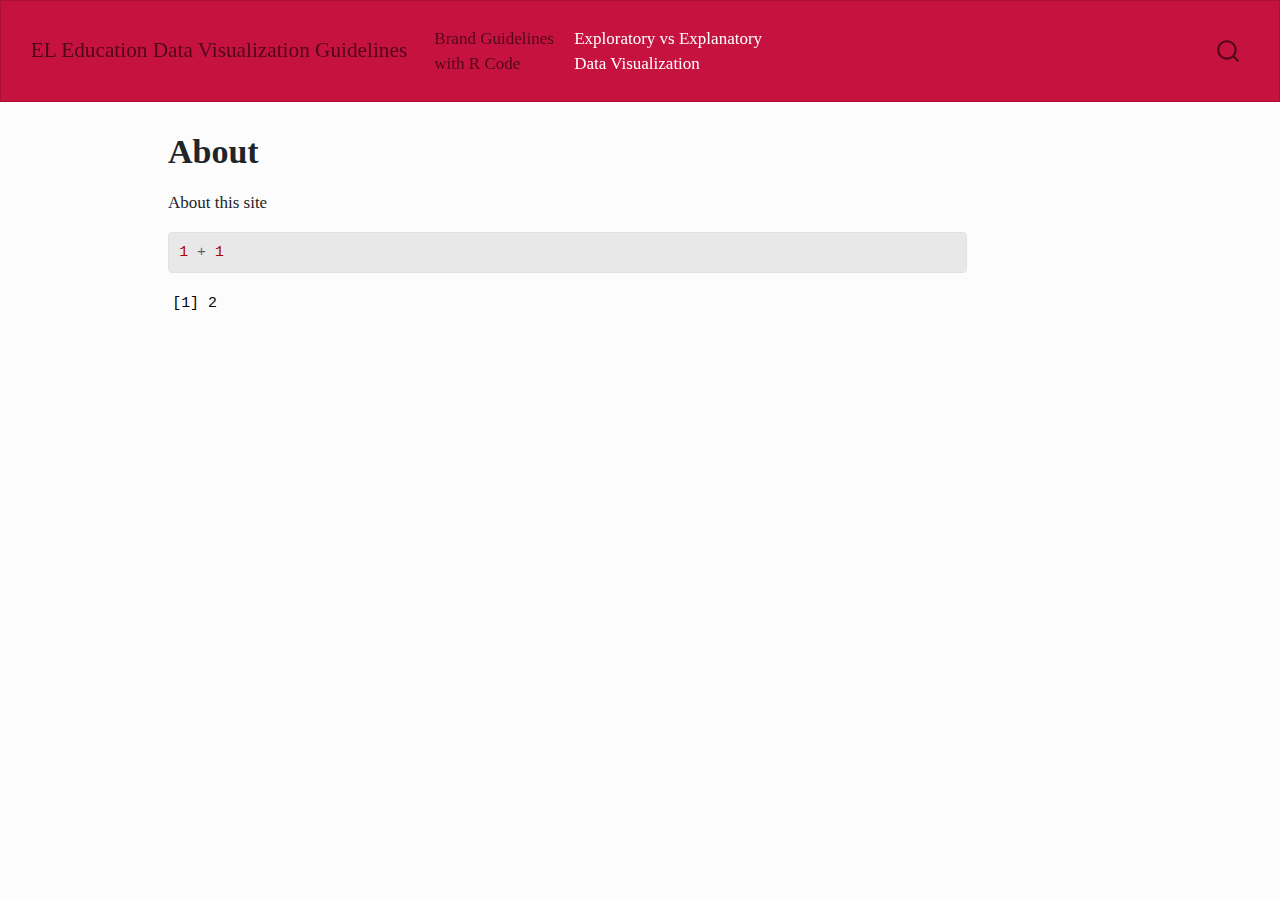
<file: docs/about.html>
<!DOCTYPE html>
<html xmlns="http://www.w3.org/1999/xhtml" lang="en" xml:lang="en"><head>

<meta charset="utf-8">
<meta name="generator" content="quarto-1.4.551">

<meta name="viewport" content="width=device-width, initial-scale=1.0, user-scalable=yes">


<title>EL Education Data Visualization Guidelines - About</title>
<style>
code{white-space: pre-wrap;}
span.smallcaps{font-variant: small-caps;}
div.columns{display: flex; gap: min(4vw, 1.5em);}
div.column{flex: auto; overflow-x: auto;}
div.hanging-indent{margin-left: 1.5em; text-indent: -1.5em;}
ul.task-list{list-style: none;}
ul.task-list li input[type="checkbox"] {
  width: 0.8em;
  margin: 0 0.8em 0.2em -1em; /* quarto-specific, see https://github.com/quarto-dev/quarto-cli/issues/4556 */ 
  vertical-align: middle;
}
/* CSS for syntax highlighting */
pre > code.sourceCode { white-space: pre; position: relative; }
pre > code.sourceCode > span { line-height: 1.25; }
pre > code.sourceCode > span:empty { height: 1.2em; }
.sourceCode { overflow: visible; }
code.sourceCode > span { color: inherit; text-decoration: inherit; }
div.sourceCode { margin: 1em 0; }
pre.sourceCode { margin: 0; }
@media screen {
div.sourceCode { overflow: auto; }
}
@media print {
pre > code.sourceCode { white-space: pre-wrap; }
pre > code.sourceCode > span { text-indent: -5em; padding-left: 5em; }
}
pre.numberSource code
  { counter-reset: source-line 0; }
pre.numberSource code > span
  { position: relative; left: -4em; counter-increment: source-line; }
pre.numberSource code > span > a:first-child::before
  { content: counter(source-line);
    position: relative; left: -1em; text-align: right; vertical-align: baseline;
    border: none; display: inline-block;
    -webkit-touch-callout: none; -webkit-user-select: none;
    -khtml-user-select: none; -moz-user-select: none;
    -ms-user-select: none; user-select: none;
    padding: 0 4px; width: 4em;
  }
pre.numberSource { margin-left: 3em;  padding-left: 4px; }
div.sourceCode
  {   }
@media screen {
pre > code.sourceCode > span > a:first-child::before { text-decoration: underline; }
}
</style>


<script src="site_libs/quarto-nav/quarto-nav.js"></script>
<script src="site_libs/quarto-nav/headroom.min.js"></script>
<script src="site_libs/clipboard/clipboard.min.js"></script>
<script src="site_libs/quarto-search/autocomplete.umd.js"></script>
<script src="site_libs/quarto-search/fuse.min.js"></script>
<script src="site_libs/quarto-search/quarto-search.js"></script>
<meta name="quarto:offset" content="./">
<script src="site_libs/quarto-html/quarto.js"></script>
<script src="site_libs/quarto-html/popper.min.js"></script>
<script src="site_libs/quarto-html/tippy.umd.min.js"></script>
<script src="site_libs/quarto-html/anchor.min.js"></script>
<link href="site_libs/quarto-html/tippy.css" rel="stylesheet">
<link href="site_libs/quarto-html/quarto-syntax-highlighting.css" rel="stylesheet" id="quarto-text-highlighting-styles">
<script src="site_libs/bootstrap/bootstrap.min.js"></script>
<link href="site_libs/bootstrap/bootstrap-icons.css" rel="stylesheet">
<link href="site_libs/bootstrap/bootstrap.min.css" rel="stylesheet" id="quarto-bootstrap" data-mode="light">
<script id="quarto-search-options" type="application/json">{
  "location": "navbar",
  "copy-button": false,
  "collapse-after": 3,
  "panel-placement": "end",
  "type": "overlay",
  "limit": 50,
  "keyboard-shortcut": [
    "f",
    "/",
    "s"
  ],
  "show-item-context": false,
  "language": {
    "search-no-results-text": "No results",
    "search-matching-documents-text": "matching documents",
    "search-copy-link-title": "Copy link to search",
    "search-hide-matches-text": "Hide additional matches",
    "search-more-match-text": "more match in this document",
    "search-more-matches-text": "more matches in this document",
    "search-clear-button-title": "Clear",
    "search-text-placeholder": "",
    "search-detached-cancel-button-title": "Cancel",
    "search-submit-button-title": "Submit",
    "search-label": "Search"
  }
}</script>


<link rel="stylesheet" href="styles.css">
</head>

<body class="nav-fixed">

<div id="quarto-search-results"></div>
  <header id="quarto-header" class="headroom fixed-top">
    <nav class="navbar navbar-expand-lg " data-bs-theme="dark">
      <div class="navbar-container container-fluid">
      <div class="navbar-brand-container mx-auto">
    <a class="navbar-brand" href="./index.html">
    <span class="navbar-title">EL Education Data Visualization Guidelines</span>
    </a>
  </div>
            <div id="quarto-search" class="" title="Search"></div>
          <button class="navbar-toggler" type="button" data-bs-toggle="collapse" data-bs-target="#navbarCollapse" aria-controls="navbarCollapse" aria-expanded="false" aria-label="Toggle navigation" onclick="if (window.quartoToggleHeadroom) { window.quartoToggleHeadroom(); }">
  <span class="navbar-toggler-icon"></span>
</button>
          <div class="collapse navbar-collapse" id="navbarCollapse">
            <ul class="navbar-nav navbar-nav-scroll me-auto">
  <li class="nav-item">
    <a class="nav-link" href="./index.html"> 
<span class="menu-text">Brand Guidelines <br> with R Code</span></a>
  </li>  
  <li class="nav-item">
    <a class="nav-link active" href="./about.html" aria-current="page"> 
<span class="menu-text">Exploratory vs Explanatory <br> Data Visualization</span></a>
  </li>  
</ul>
          </div> <!-- /navcollapse -->
          <div class="quarto-navbar-tools">
</div>
      </div> <!-- /container-fluid -->
    </nav>
</header>
<!-- content -->
<div id="quarto-content" class="quarto-container page-columns page-rows-contents page-layout-article page-navbar">
<!-- sidebar -->
<!-- margin-sidebar -->
    <div id="quarto-margin-sidebar" class="sidebar margin-sidebar">
        
    </div>
<!-- main -->
<main class="content" id="quarto-document-content">

<header id="title-block-header" class="quarto-title-block default">
<div class="quarto-title">
<h1 class="title">About</h1>
</div>



<div class="quarto-title-meta">

    
  
    
  </div>
  


</header>


<p>About this site</p>
<div class="cell">
<div class="sourceCode cell-code" id="cb1"><pre class="sourceCode r code-with-copy"><code class="sourceCode r"><span id="cb1-1"><a href="#cb1-1" aria-hidden="true" tabindex="-1"></a><span class="dv">1</span> <span class="sc">+</span> <span class="dv">1</span></span></code><button title="Copy to Clipboard" class="code-copy-button"><i class="bi"></i></button></pre></div>
<div class="cell-output cell-output-stdout">
<pre><code>[1] 2</code></pre>
</div>
</div>



</main> <!-- /main -->
<script id="quarto-html-after-body" type="application/javascript">
window.document.addEventListener("DOMContentLoaded", function (event) {
  const toggleBodyColorMode = (bsSheetEl) => {
    const mode = bsSheetEl.getAttribute("data-mode");
    const bodyEl = window.document.querySelector("body");
    if (mode === "dark") {
      bodyEl.classList.add("quarto-dark");
      bodyEl.classList.remove("quarto-light");
    } else {
      bodyEl.classList.add("quarto-light");
      bodyEl.classList.remove("quarto-dark");
    }
  }
  const toggleBodyColorPrimary = () => {
    const bsSheetEl = window.document.querySelector("link#quarto-bootstrap");
    if (bsSheetEl) {
      toggleBodyColorMode(bsSheetEl);
    }
  }
  toggleBodyColorPrimary();  
  const icon = "";
  const anchorJS = new window.AnchorJS();
  anchorJS.options = {
    placement: 'right',
    icon: icon
  };
  anchorJS.add('.anchored');
  const isCodeAnnotation = (el) => {
    for (const clz of el.classList) {
      if (clz.startsWith('code-annotation-')) {                     
        return true;
      }
    }
    return false;
  }
  const clipboard = new window.ClipboardJS('.code-copy-button', {
    text: function(trigger) {
      const codeEl = trigger.previousElementSibling.cloneNode(true);
      for (const childEl of codeEl.children) {
        if (isCodeAnnotation(childEl)) {
          childEl.remove();
        }
      }
      return codeEl.innerText;
    }
  });
  clipboard.on('success', function(e) {
    // button target
    const button = e.trigger;
    // don't keep focus
    button.blur();
    // flash "checked"
    button.classList.add('code-copy-button-checked');
    var currentTitle = button.getAttribute("title");
    button.setAttribute("title", "Copied!");
    let tooltip;
    if (window.bootstrap) {
      button.setAttribute("data-bs-toggle", "tooltip");
      button.setAttribute("data-bs-placement", "left");
      button.setAttribute("data-bs-title", "Copied!");
      tooltip = new bootstrap.Tooltip(button, 
        { trigger: "manual", 
          customClass: "code-copy-button-tooltip",
          offset: [0, -8]});
      tooltip.show();    
    }
    setTimeout(function() {
      if (tooltip) {
        tooltip.hide();
        button.removeAttribute("data-bs-title");
        button.removeAttribute("data-bs-toggle");
        button.removeAttribute("data-bs-placement");
      }
      button.setAttribute("title", currentTitle);
      button.classList.remove('code-copy-button-checked');
    }, 1000);
    // clear code selection
    e.clearSelection();
  });
    var localhostRegex = new RegExp(/^(?:http|https):\/\/localhost\:?[0-9]*\//);
    var mailtoRegex = new RegExp(/^mailto:/);
      var filterRegex = new RegExp('/' + window.location.host + '/');
    var isInternal = (href) => {
        return filterRegex.test(href) || localhostRegex.test(href) || mailtoRegex.test(href);
    }
    // Inspect non-navigation links and adorn them if external
 	var links = window.document.querySelectorAll('a[href]:not(.nav-link):not(.navbar-brand):not(.toc-action):not(.sidebar-link):not(.sidebar-item-toggle):not(.pagination-link):not(.no-external):not([aria-hidden]):not(.dropdown-item):not(.quarto-navigation-tool)');
    for (var i=0; i<links.length; i++) {
      const link = links[i];
      if (!isInternal(link.href)) {
        // undo the damage that might have been done by quarto-nav.js in the case of
        // links that we want to consider external
        if (link.dataset.originalHref !== undefined) {
          link.href = link.dataset.originalHref;
        }
      }
    }
  function tippyHover(el, contentFn, onTriggerFn, onUntriggerFn) {
    const config = {
      allowHTML: true,
      maxWidth: 500,
      delay: 100,
      arrow: false,
      appendTo: function(el) {
          return el.parentElement;
      },
      interactive: true,
      interactiveBorder: 10,
      theme: 'quarto',
      placement: 'bottom-start',
    };
    if (contentFn) {
      config.content = contentFn;
    }
    if (onTriggerFn) {
      config.onTrigger = onTriggerFn;
    }
    if (onUntriggerFn) {
      config.onUntrigger = onUntriggerFn;
    }
    window.tippy(el, config); 
  }
  const noterefs = window.document.querySelectorAll('a[role="doc-noteref"]');
  for (var i=0; i<noterefs.length; i++) {
    const ref = noterefs[i];
    tippyHover(ref, function() {
      // use id or data attribute instead here
      let href = ref.getAttribute('data-footnote-href') || ref.getAttribute('href');
      try { href = new URL(href).hash; } catch {}
      const id = href.replace(/^#\/?/, "");
      const note = window.document.getElementById(id);
      if (note) {
        return note.innerHTML;
      } else {
        return "";
      }
    });
  }
  const xrefs = window.document.querySelectorAll('a.quarto-xref');
  const processXRef = (id, note) => {
    // Strip column container classes
    const stripColumnClz = (el) => {
      el.classList.remove("page-full", "page-columns");
      if (el.children) {
        for (const child of el.children) {
          stripColumnClz(child);
        }
      }
    }
    stripColumnClz(note)
    if (id === null || id.startsWith('sec-')) {
      // Special case sections, only their first couple elements
      const container = document.createElement("div");
      if (note.children && note.children.length > 2) {
        container.appendChild(note.children[0].cloneNode(true));
        for (let i = 1; i < note.children.length; i++) {
          const child = note.children[i];
          if (child.tagName === "P" && child.innerText === "") {
            continue;
          } else {
            container.appendChild(child.cloneNode(true));
            break;
          }
        }
        if (window.Quarto?.typesetMath) {
          window.Quarto.typesetMath(container);
        }
        return container.innerHTML
      } else {
        if (window.Quarto?.typesetMath) {
          window.Quarto.typesetMath(note);
        }
        return note.innerHTML;
      }
    } else {
      // Remove any anchor links if they are present
      const anchorLink = note.querySelector('a.anchorjs-link');
      if (anchorLink) {
        anchorLink.remove();
      }
      if (window.Quarto?.typesetMath) {
        window.Quarto.typesetMath(note);
      }
      // TODO in 1.5, we should make sure this works without a callout special case
      if (note.classList.contains("callout")) {
        return note.outerHTML;
      } else {
        return note.innerHTML;
      }
    }
  }
  for (var i=0; i<xrefs.length; i++) {
    const xref = xrefs[i];
    tippyHover(xref, undefined, function(instance) {
      instance.disable();
      let url = xref.getAttribute('href');
      let hash = undefined; 
      if (url.startsWith('#')) {
        hash = url;
      } else {
        try { hash = new URL(url).hash; } catch {}
      }
      if (hash) {
        const id = hash.replace(/^#\/?/, "");
        const note = window.document.getElementById(id);
        if (note !== null) {
          try {
            const html = processXRef(id, note.cloneNode(true));
            instance.setContent(html);
          } finally {
            instance.enable();
            instance.show();
          }
        } else {
          // See if we can fetch this
          fetch(url.split('#')[0])
          .then(res => res.text())
          .then(html => {
            const parser = new DOMParser();
            const htmlDoc = parser.parseFromString(html, "text/html");
            const note = htmlDoc.getElementById(id);
            if (note !== null) {
              const html = processXRef(id, note);
              instance.setContent(html);
            } 
          }).finally(() => {
            instance.enable();
            instance.show();
          });
        }
      } else {
        // See if we can fetch a full url (with no hash to target)
        // This is a special case and we should probably do some content thinning / targeting
        fetch(url)
        .then(res => res.text())
        .then(html => {
          const parser = new DOMParser();
          const htmlDoc = parser.parseFromString(html, "text/html");
          const note = htmlDoc.querySelector('main.content');
          if (note !== null) {
            // This should only happen for chapter cross references
            // (since there is no id in the URL)
            // remove the first header
            if (note.children.length > 0 && note.children[0].tagName === "HEADER") {
              note.children[0].remove();
            }
            const html = processXRef(null, note);
            instance.setContent(html);
          } 
        }).finally(() => {
          instance.enable();
          instance.show();
        });
      }
    }, function(instance) {
    });
  }
      let selectedAnnoteEl;
      const selectorForAnnotation = ( cell, annotation) => {
        let cellAttr = 'data-code-cell="' + cell + '"';
        let lineAttr = 'data-code-annotation="' +  annotation + '"';
        const selector = 'span[' + cellAttr + '][' + lineAttr + ']';
        return selector;
      }
      const selectCodeLines = (annoteEl) => {
        const doc = window.document;
        const targetCell = annoteEl.getAttribute("data-target-cell");
        const targetAnnotation = annoteEl.getAttribute("data-target-annotation");
        const annoteSpan = window.document.querySelector(selectorForAnnotation(targetCell, targetAnnotation));
        const lines = annoteSpan.getAttribute("data-code-lines").split(",");
        const lineIds = lines.map((line) => {
          return targetCell + "-" + line;
        })
        let top = null;
        let height = null;
        let parent = null;
        if (lineIds.length > 0) {
            //compute the position of the single el (top and bottom and make a div)
            const el = window.document.getElementById(lineIds[0]);
            top = el.offsetTop;
            height = el.offsetHeight;
            parent = el.parentElement.parentElement;
          if (lineIds.length > 1) {
            const lastEl = window.document.getElementById(lineIds[lineIds.length - 1]);
            const bottom = lastEl.offsetTop + lastEl.offsetHeight;
            height = bottom - top;
          }
          if (top !== null && height !== null && parent !== null) {
            // cook up a div (if necessary) and position it 
            let div = window.document.getElementById("code-annotation-line-highlight");
            if (div === null) {
              div = window.document.createElement("div");
              div.setAttribute("id", "code-annotation-line-highlight");
              div.style.position = 'absolute';
              parent.appendChild(div);
            }
            div.style.top = top - 2 + "px";
            div.style.height = height + 4 + "px";
            div.style.left = 0;
            let gutterDiv = window.document.getElementById("code-annotation-line-highlight-gutter");
            if (gutterDiv === null) {
              gutterDiv = window.document.createElement("div");
              gutterDiv.setAttribute("id", "code-annotation-line-highlight-gutter");
              gutterDiv.style.position = 'absolute';
              const codeCell = window.document.getElementById(targetCell);
              const gutter = codeCell.querySelector('.code-annotation-gutter');
              gutter.appendChild(gutterDiv);
            }
            gutterDiv.style.top = top - 2 + "px";
            gutterDiv.style.height = height + 4 + "px";
          }
          selectedAnnoteEl = annoteEl;
        }
      };
      const unselectCodeLines = () => {
        const elementsIds = ["code-annotation-line-highlight", "code-annotation-line-highlight-gutter"];
        elementsIds.forEach((elId) => {
          const div = window.document.getElementById(elId);
          if (div) {
            div.remove();
          }
        });
        selectedAnnoteEl = undefined;
      };
        // Handle positioning of the toggle
    window.addEventListener(
      "resize",
      throttle(() => {
        elRect = undefined;
        if (selectedAnnoteEl) {
          selectCodeLines(selectedAnnoteEl);
        }
      }, 10)
    );
    function throttle(fn, ms) {
    let throttle = false;
    let timer;
      return (...args) => {
        if(!throttle) { // first call gets through
            fn.apply(this, args);
            throttle = true;
        } else { // all the others get throttled
            if(timer) clearTimeout(timer); // cancel #2
            timer = setTimeout(() => {
              fn.apply(this, args);
              timer = throttle = false;
            }, ms);
        }
      };
    }
      // Attach click handler to the DT
      const annoteDls = window.document.querySelectorAll('dt[data-target-cell]');
      for (const annoteDlNode of annoteDls) {
        annoteDlNode.addEventListener('click', (event) => {
          const clickedEl = event.target;
          if (clickedEl !== selectedAnnoteEl) {
            unselectCodeLines();
            const activeEl = window.document.querySelector('dt[data-target-cell].code-annotation-active');
            if (activeEl) {
              activeEl.classList.remove('code-annotation-active');
            }
            selectCodeLines(clickedEl);
            clickedEl.classList.add('code-annotation-active');
          } else {
            // Unselect the line
            unselectCodeLines();
            clickedEl.classList.remove('code-annotation-active');
          }
        });
      }
  const findCites = (el) => {
    const parentEl = el.parentElement;
    if (parentEl) {
      const cites = parentEl.dataset.cites;
      if (cites) {
        return {
          el,
          cites: cites.split(' ')
        };
      } else {
        return findCites(el.parentElement)
      }
    } else {
      return undefined;
    }
  };
  var bibliorefs = window.document.querySelectorAll('a[role="doc-biblioref"]');
  for (var i=0; i<bibliorefs.length; i++) {
    const ref = bibliorefs[i];
    const citeInfo = findCites(ref);
    if (citeInfo) {
      tippyHover(citeInfo.el, function() {
        var popup = window.document.createElement('div');
        citeInfo.cites.forEach(function(cite) {
          var citeDiv = window.document.createElement('div');
          citeDiv.classList.add('hanging-indent');
          citeDiv.classList.add('csl-entry');
          var biblioDiv = window.document.getElementById('ref-' + cite);
          if (biblioDiv) {
            citeDiv.innerHTML = biblioDiv.innerHTML;
          }
          popup.appendChild(citeDiv);
        });
        return popup.innerHTML;
      });
    }
  }
});
</script>
</div> <!-- /content -->




</body></html>
</file>
<file: docs/site_libs/quarto-html/tippy.css>
.tippy-box[data-animation=fade][data-state=hidden]{opacity:0}[data-tippy-root]{max-width:calc(100vw - 10px)}.tippy-box{position:relative;background-color:#333;color:#fff;border-radius:4px;font-size:14px;line-height:1.4;white-space:normal;outline:0;transition-property:transform,visibility,opacity}.tippy-box[data-placement^=top]>.tippy-arrow{bottom:0}.tippy-box[data-placement^=top]>.tippy-arrow:before{bottom:-7px;left:0;border-width:8px 8px 0;border-top-color:initial;transform-origin:center top}.tippy-box[data-placement^=bottom]>.tippy-arrow{top:0}.tippy-box[data-placement^=bottom]>.tippy-arrow:before{top:-7px;left:0;border-width:0 8px 8px;border-bottom-color:initial;transform-origin:center bottom}.tippy-box[data-placement^=left]>.tippy-arrow{right:0}.tippy-box[data-placement^=left]>.tippy-arrow:before{border-width:8px 0 8px 8px;border-left-color:initial;right:-7px;transform-origin:center left}.tippy-box[data-placement^=right]>.tippy-arrow{left:0}.tippy-box[data-placement^=right]>.tippy-arrow:before{left:-7px;border-width:8px 8px 8px 0;border-right-color:initial;transform-origin:center right}.tippy-box[data-inertia][data-state=visible]{transition-timing-function:cubic-bezier(.54,1.5,.38,1.11)}.tippy-arrow{width:16px;height:16px;color:#333}.tippy-arrow:before{content:"";position:absolute;border-color:transparent;border-style:solid}.tippy-content{position:relative;padding:5px 9px;z-index:1}
</file>
<file: docs/site_libs/quarto-html/quarto-syntax-highlighting.css>
/* quarto syntax highlight colors */
:root {
  --quarto-hl-ot-color: #003B4F;
  --quarto-hl-at-color: #657422;
  --quarto-hl-ss-color: #20794D;
  --quarto-hl-an-color: #5E5E5E;
  --quarto-hl-fu-color: #4758AB;
  --quarto-hl-st-color: #20794D;
  --quarto-hl-cf-color: #003B4F;
  --quarto-hl-op-color: #5E5E5E;
  --quarto-hl-er-color: #AD0000;
  --quarto-hl-bn-color: #AD0000;
  --quarto-hl-al-color: #AD0000;
  --quarto-hl-va-color: #111111;
  --quarto-hl-bu-color: inherit;
  --quarto-hl-ex-color: inherit;
  --quarto-hl-pp-color: #AD0000;
  --quarto-hl-in-color: #5E5E5E;
  --quarto-hl-vs-color: #20794D;
  --quarto-hl-wa-color: #5E5E5E;
  --quarto-hl-do-color: #5E5E5E;
  --quarto-hl-im-color: #00769E;
  --quarto-hl-ch-color: #20794D;
  --quarto-hl-dt-color: #AD0000;
  --quarto-hl-fl-color: #AD0000;
  --quarto-hl-co-color: #5E5E5E;
  --quarto-hl-cv-color: #5E5E5E;
  --quarto-hl-cn-color: #8f5902;
  --quarto-hl-sc-color: #5E5E5E;
  --quarto-hl-dv-color: #AD0000;
  --quarto-hl-kw-color: #003B4F;
}

/* other quarto variables */
:root {
  --quarto-font-monospace: SFMono-Regular, Menlo, Monaco, Consolas, "Liberation Mono", "Courier New", monospace;
}

pre > code.sourceCode > span {
  color: #003B4F;
}

code span {
  color: #003B4F;
}

code.sourceCode > span {
  color: #003B4F;
}

div.sourceCode,
div.sourceCode pre.sourceCode {
  color: #003B4F;
}

code span.ot {
  color: #003B4F;
  font-style: inherit;
}

code span.at {
  color: #657422;
  font-style: inherit;
}

code span.ss {
  color: #20794D;
  font-style: inherit;
}

code span.an {
  color: #5E5E5E;
  font-style: inherit;
}

code span.fu {
  color: #4758AB;
  font-style: inherit;
}

code span.st {
  color: #20794D;
  font-style: inherit;
}

code span.cf {
  color: #003B4F;
  font-style: inherit;
}

code span.op {
  color: #5E5E5E;
  font-style: inherit;
}

code span.er {
  color: #AD0000;
  font-style: inherit;
}

code span.bn {
  color: #AD0000;
  font-style: inherit;
}

code span.al {
  color: #AD0000;
  font-style: inherit;
}

code span.va {
  color: #111111;
  font-style: inherit;
}

code span.bu {
  font-style: inherit;
}

code span.ex {
  font-style: inherit;
}

code span.pp {
  color: #AD0000;
  font-style: inherit;
}

code span.in {
  color: #5E5E5E;
  font-style: inherit;
}

code span.vs {
  color: #20794D;
  font-style: inherit;
}

code span.wa {
  color: #5E5E5E;
  font-style: italic;
}

code span.do {
  color: #5E5E5E;
  font-style: italic;
}

code span.im {
  color: #00769E;
  font-style: inherit;
}

code span.ch {
  color: #20794D;
  font-style: inherit;
}

code span.dt {
  color: #AD0000;
  font-style: inherit;
}

code span.fl {
  color: #AD0000;
  font-style: inherit;
}

code span.co {
  color: #5E5E5E;
  font-style: inherit;
}

code span.cv {
  color: #5E5E5E;
  font-style: italic;
}

code span.cn {
  color: #8f5902;
  font-style: inherit;
}

code span.sc {
  color: #5E5E5E;
  font-style: inherit;
}

code span.dv {
  color: #AD0000;
  font-style: inherit;
}

code span.kw {
  color: #003B4F;
  font-style: inherit;
}

.prevent-inlining {
  content: "</";
}

/*# sourceMappingURL=debc5d5d77c3f9108843748ff7464032.css.map */
</file>
<file: docs/styles.css>
/* css styles */
</file>
